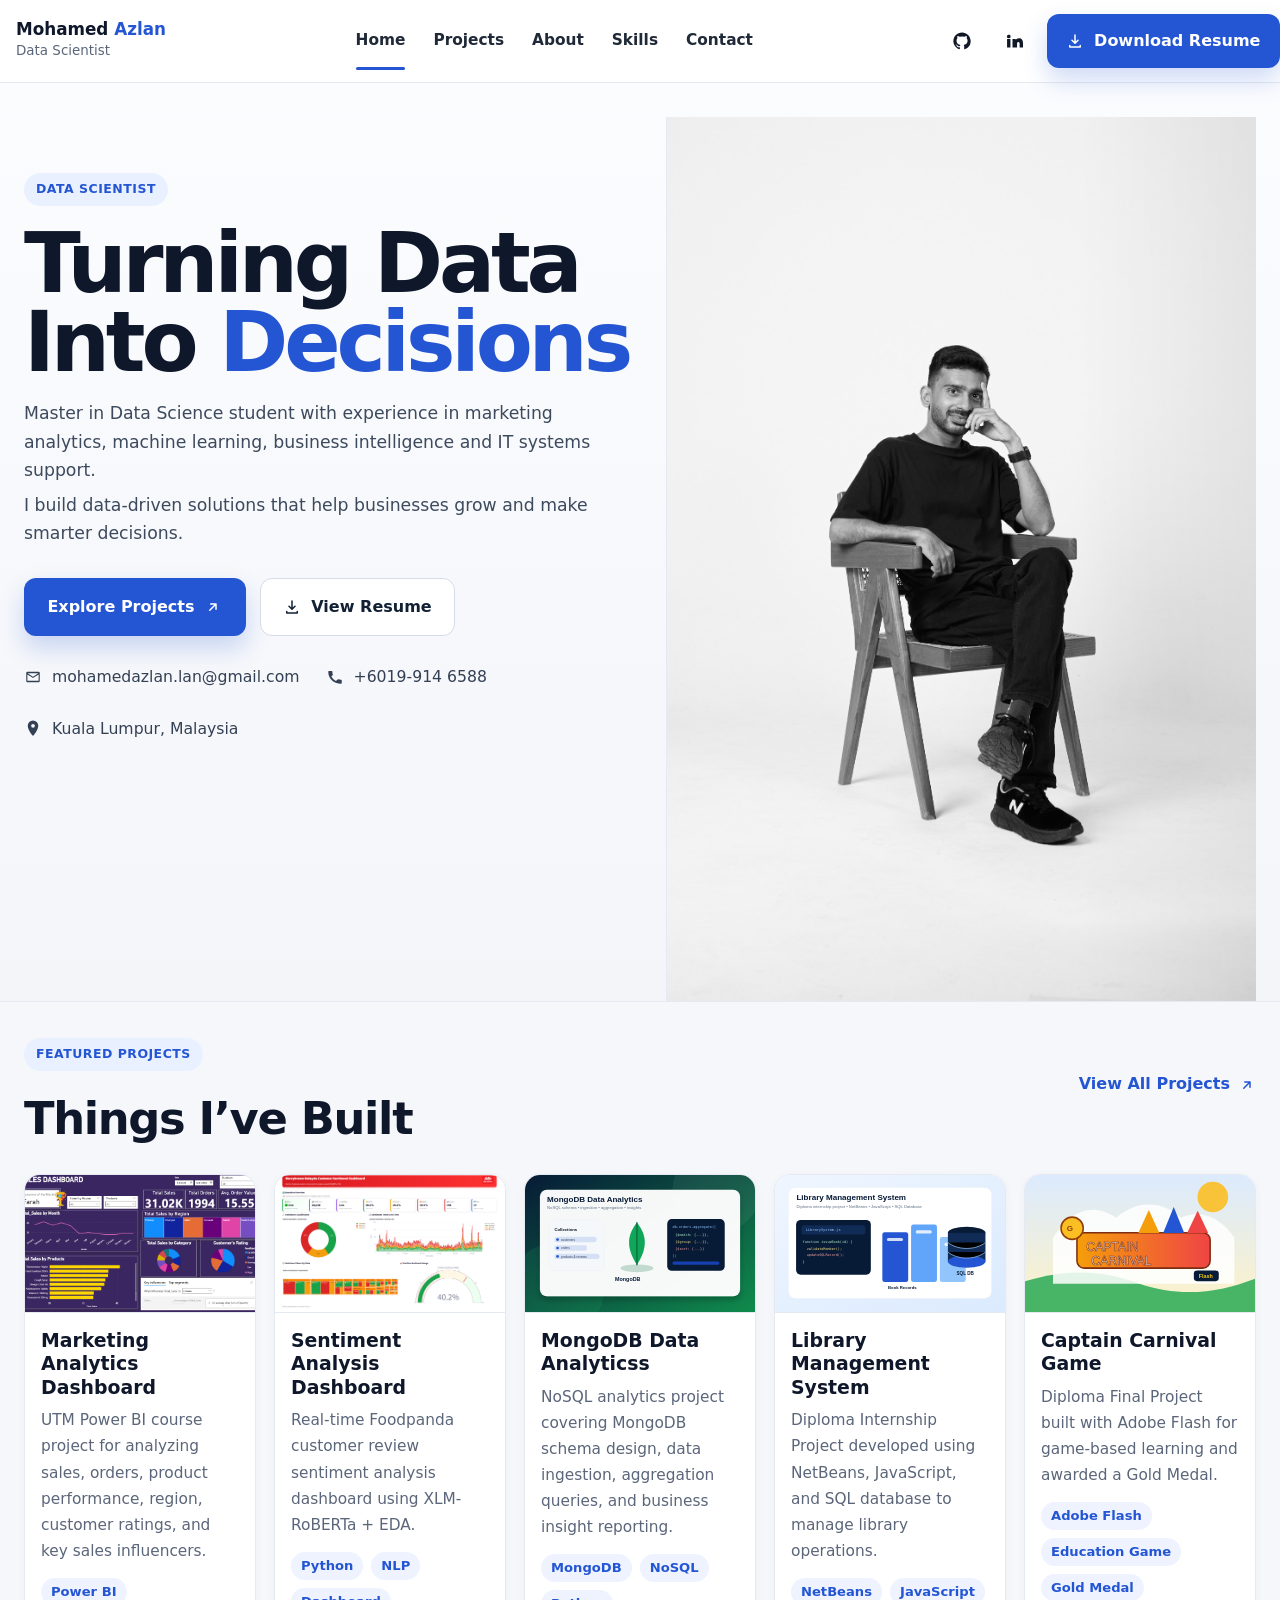
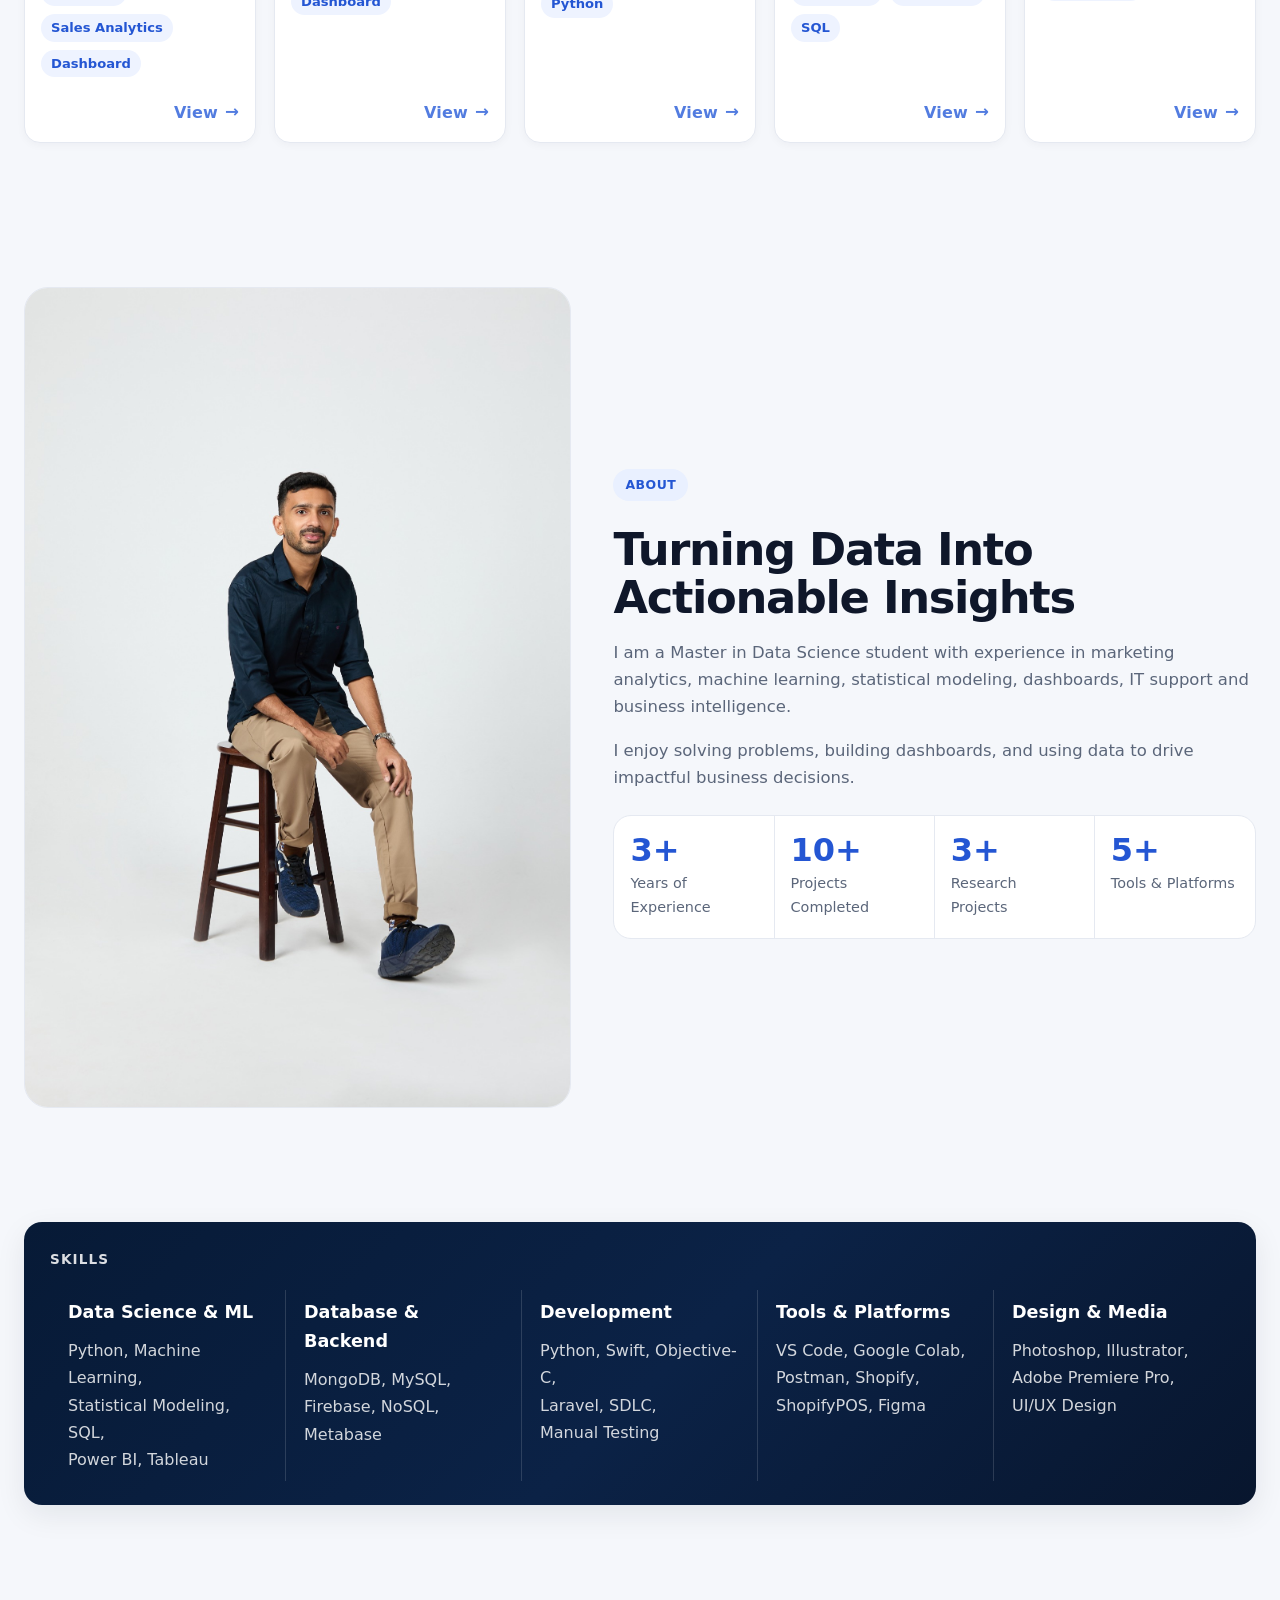
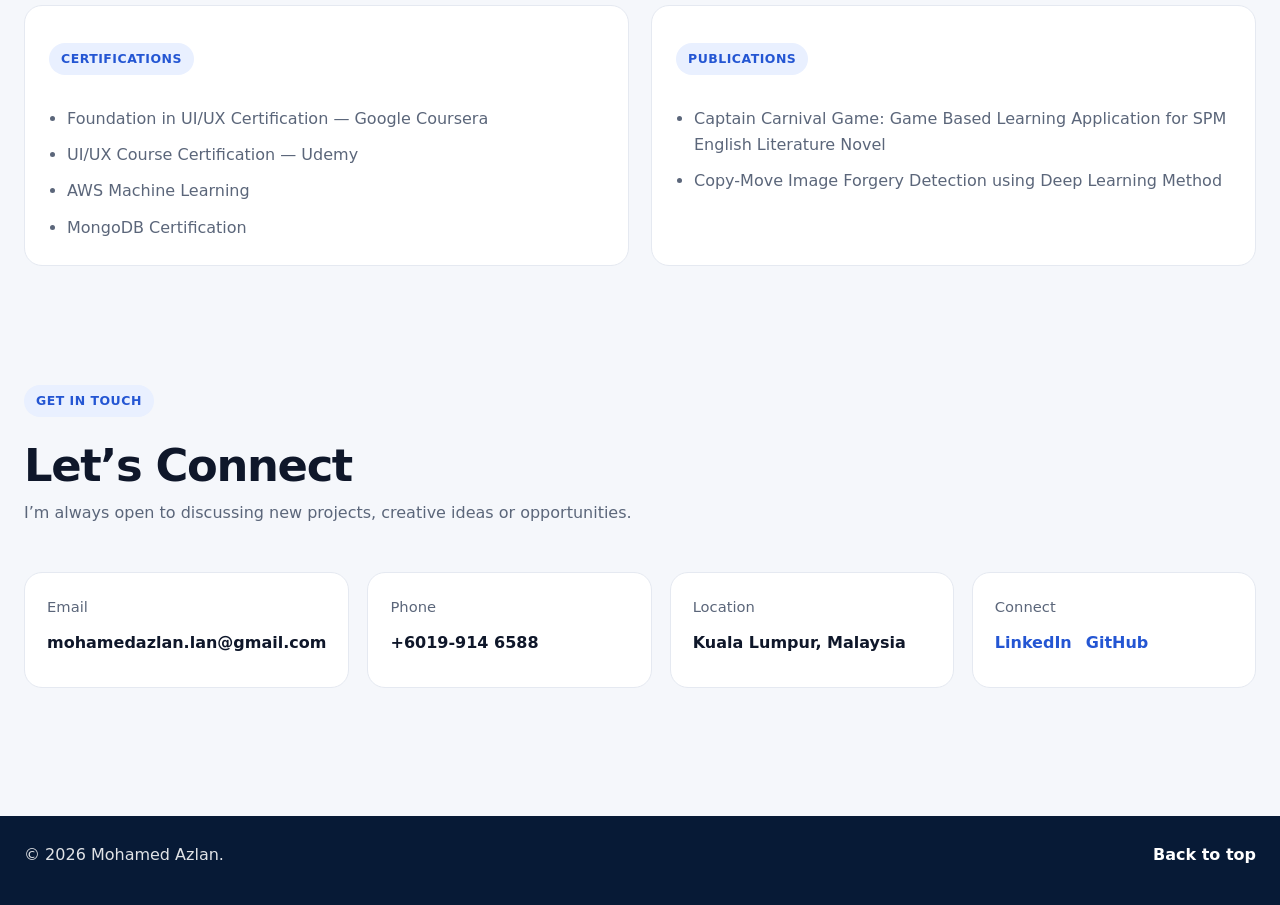
<file: index.html>
<!DOCTYPE html>
<html lang="en">
<head>
  <meta charset="UTF-8" />
  <meta name="viewport" content="width=device-width, initial-scale=1.0" />
  <meta name="description" content="Mohamed Azlan portfolio website showcasing data science, marketing analytics, machine learning, dashboard, and software development projects." />
  <meta name="author" content="Mohamed Azlan" />
  <title>Mohamed Azlan | Data Scientist Portfolio</title>
  <link rel="stylesheet" href="style.css" />
</head>
<body>
  <header class="site-header" id="top">
    <nav class="navbar" aria-label="Main navigation">
      <a class="brand" href="#home" aria-label="Mohamed Azlan home">
        <div class="brand-text">
          <strong>Mohamed <span>Azlan</span></strong>
          <small>Data Scientist</small>
        </div>
      </a>

      <button class="menu-toggle" aria-label="Open menu" aria-expanded="false">
        <span></span>
        <span></span>
        <span></span>
      </button>

      <div class="nav-links">
        <a href="#home" class="active">Home</a>
        <a href="#projects">Projects</a>
        <a href="#about">About</a>
        <a href="#skills">Skills</a>
        <a href="#contact">Contact</a>
      </div>

      <div class="nav-actions">
        <a class="social-link" href="https://github.com/mohdazlanlan/mohdazlanlan/tree/main" target="_blank" rel="noreferrer" aria-label="GitHub profile">
          <svg viewBox="0 0 24 24" aria-hidden="true"><path d="M12 .5C5.65.5.5 5.66.5 12.03c0 5.1 3.3 9.43 7.88 10.96.58.1.79-.25.79-.56 0-.27-.01-1.16-.02-2.1-3.2.7-3.88-1.37-3.88-1.37-.52-1.34-1.28-1.7-1.28-1.7-1.05-.71.08-.69.08-.69 1.16.09 1.78 1.2 1.78 1.2 1.04 1.77 2.72 1.26 3.38.96.1-.76.4-1.26.74-1.55-2.56-.29-5.26-1.29-5.26-5.73 0-1.27.45-2.31 1.19-3.12-.12-.29-.51-1.47.11-3.07 0 0 .97-.31 3.17 1.19a10.95 10.95 0 0 1 5.77 0c2.2-1.5 3.16-1.19 3.16-1.19.63 1.6.24 2.78.12 3.07.74.81 1.19 1.85 1.19 3.12 0 4.45-2.71 5.43-5.29 5.72.42.36.79 1.07.79 2.16 0 1.56-.01 2.82-.01 3.2 0 .31.21.67.8.56a11.54 11.54 0 0 0 7.86-10.96C23.5 5.66 18.35.5 12 .5Z"/></svg>
        </a>
        <a class="social-link" href="https://www.linkedin.com/in/mohamed-azlan-lan/" target="_blank" rel="noreferrer" aria-label="LinkedIn profile">
          <svg viewBox="0 0 24 24" aria-hidden="true"><path d="M4.98 3.5A2.49 2.49 0 1 0 5 8.48a2.49 2.49 0 0 0-.02-4.98ZM2.75 9.25h4.5v11.5h-4.5V9.25Zm7.25 0h4.31v1.57h.06c.6-1.14 2.07-2.34 4.25-2.34 4.55 0 5.38 2.99 5.38 6.88v5.39h-4.5v-4.78c0-1.14-.02-2.61-1.59-2.61-1.59 0-1.83 1.24-1.83 2.52v4.87H10V9.25Z"/></svg>
        </a>
        <a class="btn btn-primary small-download" href="assets/Azlan_Resume_2026.pdf" download>
          <svg viewBox="0 0 24 24" aria-hidden="true"><path d="M12 3a1 1 0 0 1 1 1v8.59l2.3-2.29a1 1 0 1 1 1.4 1.42l-4 3.95a1 1 0 0 1-1.4 0l-4-3.95a1 1 0 1 1 1.4-1.42L11 12.59V4a1 1 0 0 1 1-1Zm-7 14a1 1 0 0 1 1 1v1h12v-1a1 1 0 1 1 2 0v2a1 1 0 0 1-1 1H5a1 1 0 0 1-1-1v-2a1 1 0 0 1 1-1Z"/></svg>
          Download Resume
        </a>
      </div>
    </nav>
  </header>

  <main>
    <section class="hero" id="home">
      <div class="container hero-grid">
        <div class="hero-copy reveal">
          <span class="pill">Data Scientist</span>
          <h1>Turning Data<br />Into <span>Decisions</span></h1>
          <p>
            Master in Data Science student with experience in marketing analytics,
            machine learning, business intelligence and IT systems support.
          </p>
          <p>
            I build data-driven solutions that help businesses grow and make smarter decisions.
          </p>

          <div class="hero-buttons">
            <a class="btn btn-primary" href="#projects">Explore Projects
              <svg viewBox="0 0 24 24" aria-hidden="true"><path d="M7 17a1 1 0 0 1 0-1.41L13.59 9H9a1 1 0 1 1 0-2h7a1 1 0 0 1 1 1v7a1 1 0 1 1-2 0v-4.59l-6.59 6.6A1 1 0 0 1 7 17Z"/></svg>
            </a>
            <a class="btn btn-outline" href="assets/Azlan_Resume_2026.pdf" target="_blank" rel="noreferrer">
              <svg viewBox="0 0 24 24" aria-hidden="true"><path d="M12 3a1 1 0 0 1 1 1v8.59l2.3-2.29a1 1 0 1 1 1.4 1.42l-4 3.95a1 1 0 0 1-1.4 0l-4-3.95a1 1 0 1 1 1.4-1.42L11 12.59V4a1 1 0 0 1 1-1Zm-7 14a1 1 0 0 1 1 1v1h12v-1a1 1 0 1 1 2 0v2a1 1 0 0 1-1 1H5a1 1 0 0 1-1-1v-2a1 1 0 0 1 1-1Z"/></svg>
              View Resume
            </a>
          </div>

          <div class="hero-contact">
            <a href="mailto:mohamedazlan.lan@gmail.com">
              <svg viewBox="0 0 24 24" aria-hidden="true"><path d="M3 6.75A1.75 1.75 0 0 1 4.75 5h14.5A1.75 1.75 0 0 1 21 6.75v10.5A1.75 1.75 0 0 1 19.25 19H4.75A1.75 1.75 0 0 1 3 17.25V6.75Zm1.9.25L12 11.6 19.1 7H4.9Zm14.35 10a.25.25 0 0 0 .25-.25V8.54l-7.09 4.59a.75.75 0 0 1-.82 0L4.5 8.54v8.21c0 .14.11.25.25.25h14.5Z"/></svg>
              mohamedazlan.lan@gmail.com
            </a>
            <a href="tel:+60199146588">
              <svg viewBox="0 0 24 24" aria-hidden="true"><path d="M6.62 10.79a15.72 15.72 0 0 0 6.59 6.59l2.2-2.2a1 1 0 0 1 1.01-.24c1.11.37 2.3.56 3.58.56a1 1 0 0 1 1 1V20a1 1 0 0 1-1 1C10.07 21 3 13.93 3 5a1 1 0 0 1 1-1h3.5a1 1 0 0 1 1 1c0 1.28.19 2.47.56 3.58a1 1 0 0 1-.24 1.01l-2.2 2.2Z"/></svg>
              +6019-914 6588
            </a>
            <span>
              <svg viewBox="0 0 24 24" aria-hidden="true"><path d="M12 2a7 7 0 0 1 7 7c0 5.04-5.41 11.93-6.01 12.7a1.25 1.25 0 0 1-1.98 0C10.41 20.93 5 14.04 5 9a7 7 0 0 1 7-7Zm0 9.5A2.5 2.5 0 1 0 12 6.5a2.5 2.5 0 0 0 0 5Z"/></svg>
              Kuala Lumpur, Malaysia
            </span>
          </div>
        </div>

        <div class="hero-media reveal">
          <div class="hero-image-wrap">
            <img src="assets/cover.jpg" alt="Mohamed Azlan black and white cover portrait" class="hero-cover" />
          </div>
        </div>
      </div>
    </section>

    <section class="section projects" id="projects">
      <div class="container">
        <div class="section-heading reveal split">
          <div>
            <p class="section-label">Featured Projects</p>
            <h2>Things I’ve Built</h2>
          </div>
          <a class="text-link" href="#contact">View All Projects
            <svg viewBox="0 0 24 24" aria-hidden="true"><path d="M7 17a1 1 0 0 1 0-1.41L13.59 9H9a1 1 0 1 1 0-2h7a1 1 0 0 1 1 1v7a1 1 0 1 1-2 0v-4.59l-6.59 6.6A1 1 0 0 1 7 17Z"/></svg>
          </a>
        </div>

        <div class="projects-grid">
          <article class="project-card reveal">
            <a href="marketing-analytics-dashboard.html" aria-label="Open Marketing Analytics Dashboard project page">
              <img src="assets/projects/marketing-dashboard/marketing-dashboard-screenshot.png" alt="Marketing Analytics Dashboard Power BI screenshot" />
            </a>
            <div class="project-content">
              <h3>Marketing Analytics Dashboard</h3>
              <p>UTM Power BI course project for analyzing sales, orders, product performance, region, customer ratings, and key sales influencers.</p>
              <div class="tags"><span>Power BI</span><span>Sales Analytics</span><span>Dashboard</span></div>
              <a class="project-view-btn" href="marketing-analytics-dashboard.html">View <span aria-hidden="true">→</span></a>
            </div>
          </article>

          <article class="project-card reveal highlight-project">
            <a href="sentiment-dashboard.html" aria-label="Open Sentiment Analysis Dashboard project page">
              <img src="assets/projects/sentiment-dashboard/sentiment-dashboard-overview.png" alt="Marrybrown Malaysia Customer Sentiment Dashboard overview" />
            </a>
            <div class="project-content">
              <h3>Sentiment Analysis Dashboard</h3>
              <p>Real-time Foodpanda customer review sentiment analysis dashboard using XLM-RoBERTa + EDA.</p>
              <div class="tags"><span>Python</span><span>NLP</span><span>Dashboard</span></div>
              <a class="project-view-btn" href="sentiment-dashboard.html">View <span aria-hidden="true">→</span></a>
            </div>
          </article>

          <article class="project-card reveal">
            <a href="mongodb-data-analytics.html" aria-label="Open MongoDB Data Analyticss project page">
              <img src="assets/projects/mongodb-data-analytics.svg" alt="MongoDB data analytics project" />
            </a>
            <div class="project-content">
              <h3>MongoDB Data Analyticss</h3>
              <p>NoSQL analytics project covering MongoDB schema design, data ingestion, aggregation queries, and business insight reporting.</p>
              <div class="tags"><span>MongoDB</span><span>NoSQL</span><span>Python</span></div>
              <a class="project-view-btn" href="mongodb-data-analytics.html">View <span aria-hidden="true">→</span></a>
            </div>
          </article>

          <article class="project-card reveal">
            <a href="library-management-system.html" aria-label="Open Library Management System project page">
              <img src="assets/projects/library-management-system.svg" alt="Library management system project" />
            </a>
            <div class="project-content">
              <h3>Library Management System</h3>
              <p>Diploma Internship Project developed using NetBeans, JavaScript, and SQL database to manage library operations.</p>
              <div class="tags"><span>NetBeans</span><span>JavaScript</span><span>SQL</span></div>
              <a class="project-view-btn" href="library-management-system.html">View <span aria-hidden="true">→</span></a>
            </div>
          </article>

          <article class="project-card reveal">
            <a href="captain-carnival-game.html" aria-label="Open Captain Carnival Game project page">
              <img src="assets/projects/captain-carnival-flash.svg" alt="Captain Carnival Adobe Flash game project" />
            </a>
            <div class="project-content">
              <h3>Captain Carnival Game</h3>
              <p>Diploma Final Project built with Adobe Flash for game-based learning and awarded a Gold Medal.</p>
              <div class="tags"><span>Adobe Flash</span><span>Education Game</span><span>Gold Medal</span></div>
              <a class="project-view-btn" href="captain-carnival-game.html">View <span aria-hidden="true">→</span></a>
            </div>
          </article>
        </div>
      </div>
    </section>

    <section class="section about" id="about">
      <div class="container about-grid">
        <div class="about-image reveal">
          <img src="assets/profile.jpg" alt="Mohamed Azlan profile photo" />
        </div>
        <div class="about-copy reveal">
          <p class="section-label">About</p>
          <h2>Turning Data Into Actionable Insights</h2>
          <p>
            I am a Master in Data Science student with experience in marketing analytics,
            machine learning, statistical modeling, dashboards, IT support and business intelligence.
          </p>
          <p>
            I enjoy solving problems, building dashboards, and using data to drive impactful business decisions.
          </p>
          <div class="about-metrics">
            <div><strong>3+</strong><span>Years of Experience</span></div>
            <div><strong>10+</strong><span>Projects Completed</span></div>
            <div><strong>3+</strong><span>Research Projects</span></div>
            <div><strong>5+</strong><span>Tools & Platforms</span></div>
          </div>
        </div>
      </div>
    </section>

    <section class="section tools-band" id="skills">
      <div class="container">
        <div class="band-card reveal">
          <p class="band-title">Skills</p>
          <div class="band-grid">
            <div>
              <h3>Data Science & ML</h3>
              <p>Python, Machine Learning,<br />Statistical Modeling, SQL,<br />Power BI, Tableau</p>
            </div>
            <div>
              <h3>Database & Backend</h3>
              <p>MongoDB, MySQL,<br />Firebase, NoSQL,<br />Metabase</p>
            </div>
            <div>
              <h3>Development</h3>
              <p>Python, Swift, Objective-C,<br />Laravel, SDLC,<br />Manual Testing</p>
            </div>
            <div>
              <h3>Tools & Platforms</h3>
              <p>VS Code, Google Colab,<br />Postman, Shopify,<br />ShopifyPOS, Figma</p>
            </div>
            <div>
              <h3>Design & Media</h3>
              <p>Photoshop, Illustrator,<br />Adobe Premiere Pro,<br />UI/UX Design</p>
            </div>
          </div>
        </div>
      </div>
    </section>

    <section class="section extras">
      <div class="container extras-grid">
        <div class="extra-card reveal">
          <p class="section-label">Certifications</p>
          <ul>
            <li>Foundation in UI/UX Certification — Google Coursera</li>
            <li>UI/UX Course Certification — Udemy</li>
            <li>AWS Machine Learning</li>
            <li>MongoDB Certification</li>
          </ul>
        </div>
        <div class="extra-card reveal">
          <p class="section-label">Publications</p>
          <ul>
            <li>Captain Carnival Game: Game Based Learning Application for SPM English Literature Novel</li>
            <li>Copy-Move Image Forgery Detection using Deep Learning Method</li>
          </ul>
        </div>
      </div>
    </section>

    <section class="section contact" id="contact">
      <div class="container">
        <div class="section-heading reveal">
          <div>
            <p class="section-label">Get In Touch</p>
            <h2>Let’s Connect</h2>
            <p>I’m always open to discussing new projects, creative ideas or opportunities.</p>
          </div>
        </div>

        <div class="contact-grid reveal">
          <a class="contact-card" href="mailto:mohamedazlan.lan@gmail.com">
            <span>Email</span>
            <strong>mohamedazlan.lan@gmail.com</strong>
          </a>
          <a class="contact-card" href="tel:+60199146588">
            <span>Phone</span>
            <strong>+6019-914 6588</strong>
          </a>
          <div class="contact-card">
            <span>Location</span>
            <strong>Kuala Lumpur, Malaysia</strong>
          </div>
          <div class="contact-card">
            <span>Connect</span>
            <strong class="contact-icons">
              <a href="https://www.linkedin.com/in/mohamed-azlan-lan/" target="_blank" rel="noreferrer">LinkedIn</a>
              <a href="https://github.com/mohdazlanlan/mohdazlanlan/tree/main" target="_blank" rel="noreferrer">GitHub</a>
            </strong>
          </div>
        </div>
      </div>
    </section>
  </main>

  <footer class="site-footer">
    <div class="container footer-row">
      <p>© <span id="year"></span> Mohamed Azlan.</p>
      <a href="#home">Back to top</a>
    </div>
  </footer>

  <script src="script.js"></script>
</body>
</html>
</file>
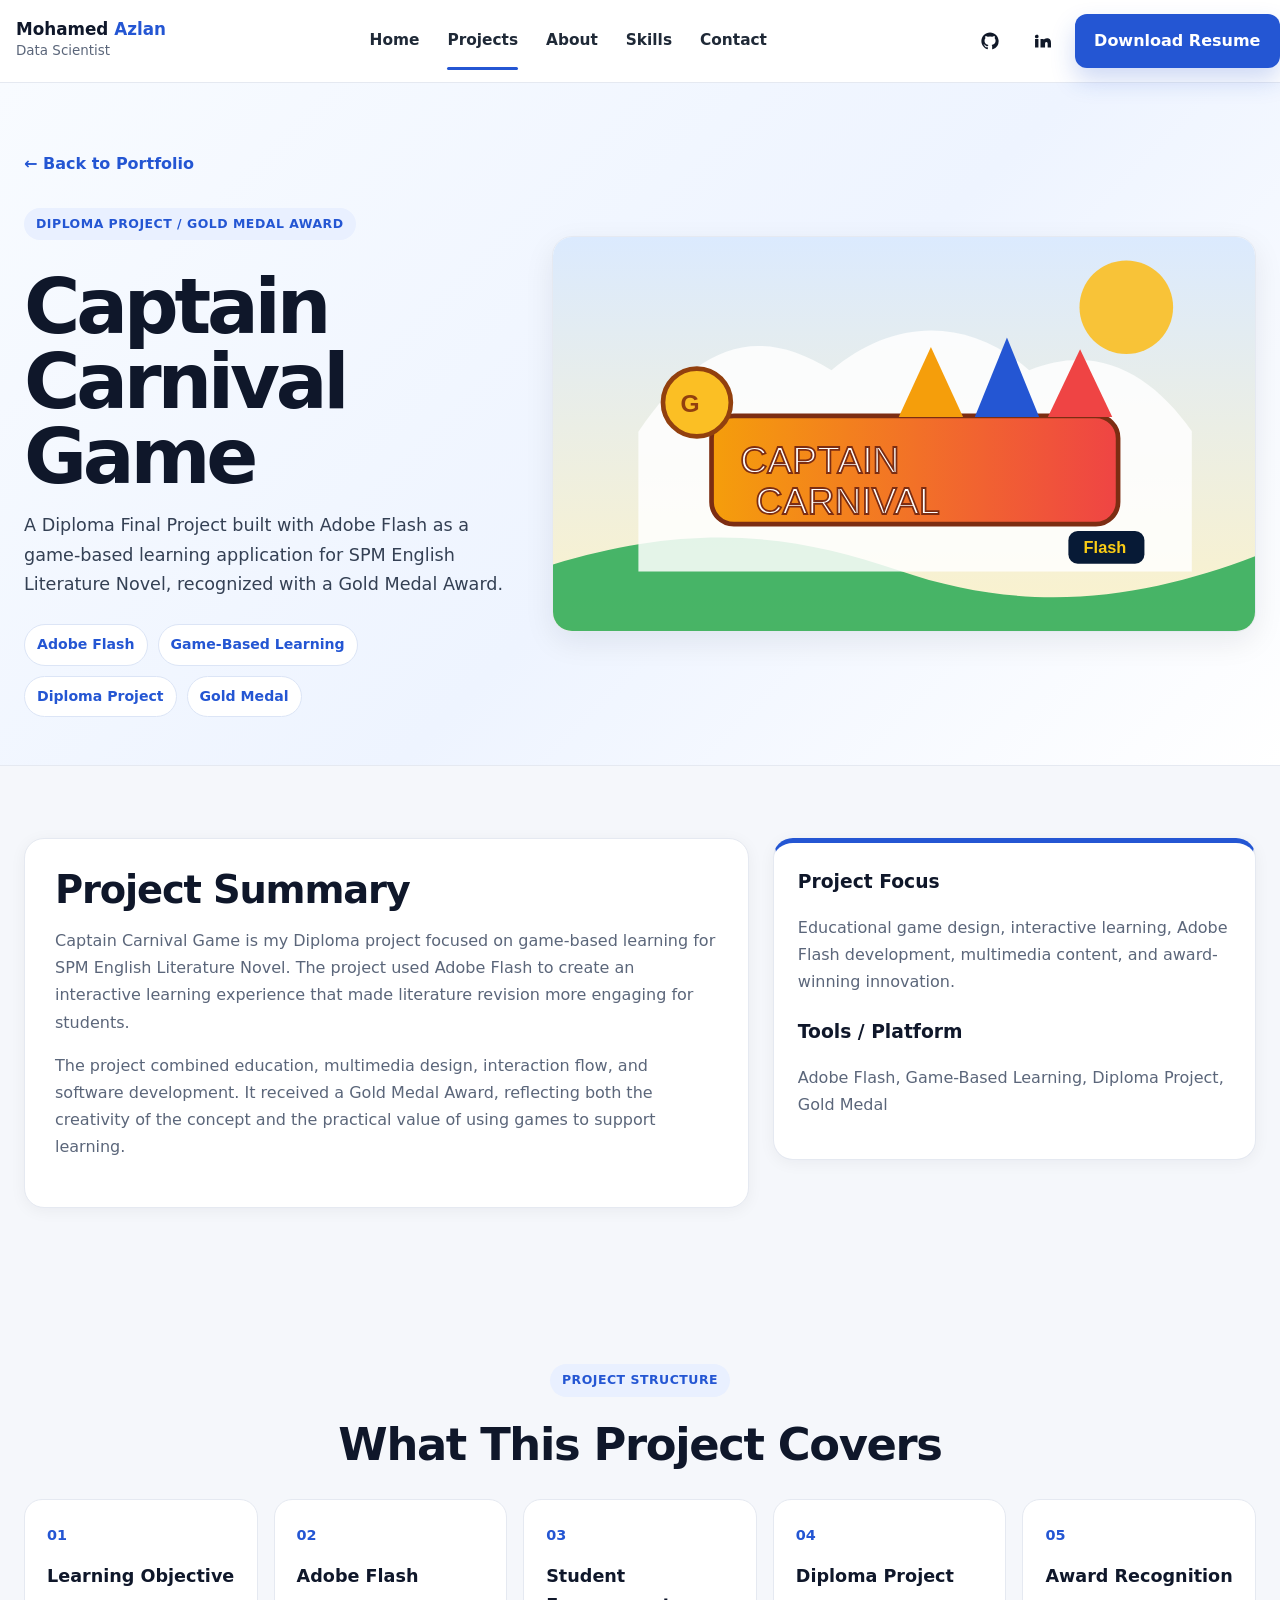
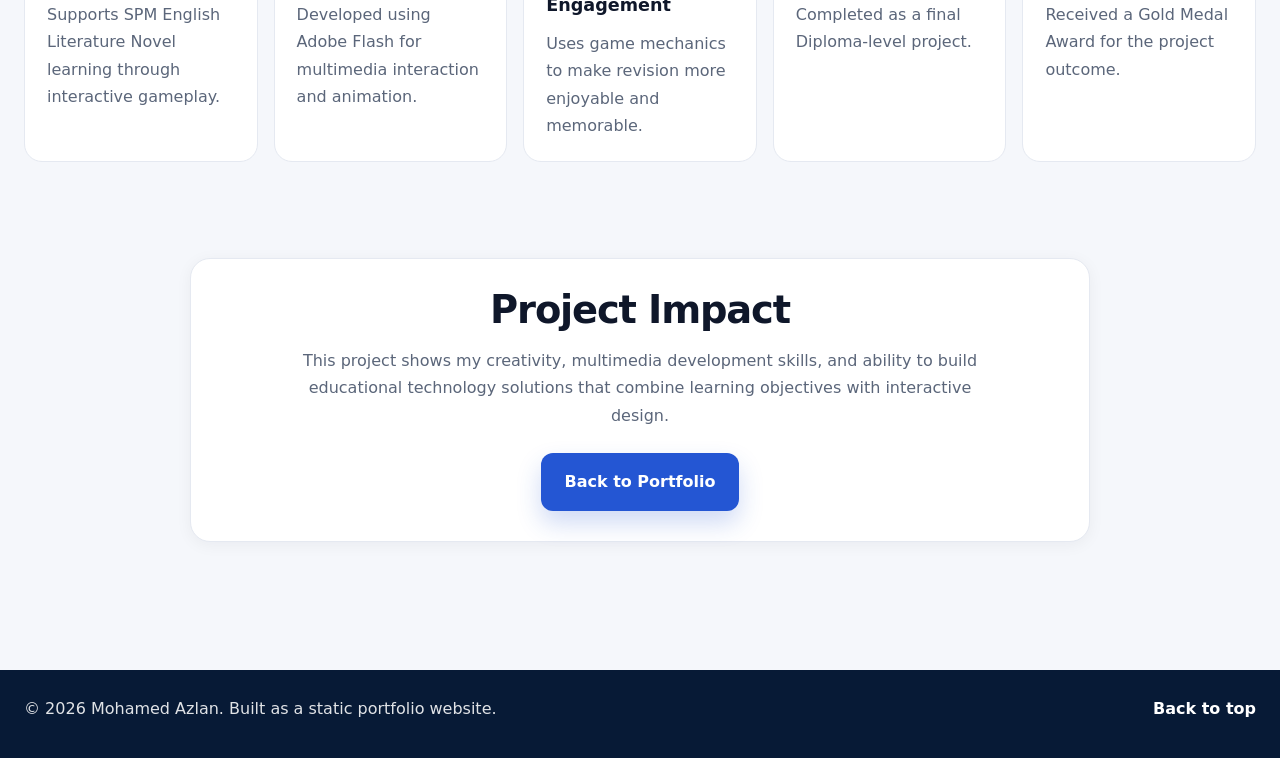
<file: captain-carnival-game.html>
<!DOCTYPE html>
<html lang="en">
<head>
  <meta charset="UTF-8" />
  <meta name="viewport" content="width=device-width, initial-scale=1.0" />
  <meta name="description" content="Captain Carnival Game project by Mohamed Azlan." />
  <meta name="author" content="Mohamed Azlan" />
  <title>Captain Carnival Game | Mohamed Azlan</title>
  <link rel="stylesheet" href="style.css" />
</head>
<body>
  <header class="site-header" id="top">
    <nav class="navbar" aria-label="Main navigation">
      <a class="brand" href="index.html#home" aria-label="Mohamed Azlan home"><div class="brand-text"><strong>Mohamed <span>Azlan</span></strong><small>Data Scientist</small></div></a>
      <button class="menu-toggle" aria-label="Open menu" aria-expanded="false"><span></span><span></span><span></span></button>
      <div class="nav-links"><a href="index.html#home">Home</a><a href="index.html#projects" class="active">Projects</a><a href="index.html#about">About</a><a href="index.html#skills">Skills</a><a href="index.html#contact">Contact</a></div>
      <div class="nav-actions">
        <a class="social-link" href="https://github.com/mohdazlanlan/mohdazlanlan/tree/main" target="_blank" rel="noreferrer" aria-label="GitHub profile"><svg viewBox="0 0 24 24" aria-hidden="true"><path d="M12 .5C5.65.5.5 5.66.5 12.03c0 5.1 3.3 9.43 7.88 10.96.58.1.79-.25.79-.56 0-.27-.01-1.16-.02-2.1-3.2.7-3.88-1.37-3.88-1.37-.52-1.34-1.28-1.7-1.28-1.7-1.05-.71.08-.69.08-.69 1.16.09 1.78 1.2 1.78 1.2 1.04 1.77 2.72 1.26 3.38.96.1-.76.4-1.26.74-1.55-2.56-.29-5.26-1.29-5.26-5.73 0-1.27.45-2.31 1.19-3.12-.12-.29-.51-1.47.11-3.07 0 0 .97-.31 3.17 1.19a10.95 10.95 0 0 1 5.77 0c2.2-1.5 3.16-1.19 3.16-1.19.63 1.6.24 2.78.12 3.07.74.81 1.19 1.85 1.19 3.12 0 4.45-2.71 5.43-5.29 5.72.42.36.79 1.07.79 2.16 0 1.56-.01 2.82-.01 3.2 0 .31.21.67.8.56a11.54 11.54 0 0 0 7.86-10.96C23.5 5.66 18.35.5 12 .5Z"/></svg></a>
        <a class="social-link" href="https://www.linkedin.com/in/mohamed-azlan-lan/" target="_blank" rel="noreferrer" aria-label="LinkedIn profile"><svg viewBox="0 0 24 24" aria-hidden="true"><path d="M4.98 3.5A2.49 2.49 0 1 0 5 8.48a2.49 2.49 0 0 0-.02-4.98ZM2.75 9.25h4.5v11.5h-4.5V9.25Zm7.25 0h4.31v1.57h.06c.6-1.14 2.07-2.34 4.25-2.34 4.55 0 5.38 2.99 5.38 6.88v5.39h-4.5v-4.78c0-1.14-.02-2.61-1.59-2.61-1.59 0-1.83 1.24-1.83 2.52v4.87H10V9.25Z"/></svg></a>
        <a class="btn btn-primary small-download" href="assets/Azlan_Resume_2026.pdf" download>Download Resume</a>
      </div>
    </nav>
  </header>
  <main>
    <section class="case-hero"><div class="container case-hero-grid"><div class="case-hero-copy reveal"><a class="back-link" href="index.html#projects">← Back to Portfolio</a><p class="section-label">Diploma Project / Gold Medal Award</p><h1>Captain Carnival Game</h1><p class="case-lead">A Diploma Final Project built with Adobe Flash as a game-based learning application for SPM English Literature Novel, recognized with a Gold Medal Award.</p><div class="case-tags">            <span>Adobe Flash</span>
            <span>Game-Based Learning</span>
            <span>Diploma Project</span>
            <span>Gold Medal</span></div></div><div class="case-hero-image reveal"><img src="assets/projects/captain-carnival-flash.svg" alt="Captain Carnival Game project visual" /></div></div></section>
    <section class="section case-summary"><div class="container case-summary-grid"><article class="summary-card reveal"><h2>Project Summary</h2>          <p>Captain Carnival Game is my Diploma project focused on game-based learning for SPM English Literature Novel. The project used Adobe Flash to create an interactive learning experience that made literature revision more engaging for students.</p>
          <p>The project combined education, multimedia design, interaction flow, and software development. It received a Gold Medal Award, reflecting both the creativity of the concept and the practical value of using games to support learning.</p></article><aside class="summary-aside blue-aside reveal"><h3>Project Focus</h3><p>Educational game design, interactive learning, Adobe Flash development, multimedia content, and award-winning innovation.</p><h3>Tools / Platform</h3><p>Adobe Flash, Game-Based Learning, Diploma Project, Gold Medal</p></aside></div></section>
    <section class="section workflow-section"><div class="container"><div class="section-heading reveal center"><p class="section-label">Project Structure</p><h2>What This Project Covers</h2></div><div class="workflow-grid reveal">          <div><strong>01</strong><h3>Learning Objective</h3><p>Supports SPM English Literature Novel learning through interactive gameplay.</p></div>
          <div><strong>02</strong><h3>Adobe Flash</h3><p>Developed using Adobe Flash for multimedia interaction and animation.</p></div>
          <div><strong>03</strong><h3>Student Engagement</h3><p>Uses game mechanics to make revision more enjoyable and memorable.</p></div>
          <div><strong>04</strong><h3>Diploma Project</h3><p>Completed as a final Diploma-level project.</p></div>
          <div><strong>05</strong><h3>Award Recognition</h3><p>Received a Gold Medal Award for the project outcome.</p></div></div></div></section>
    <section class="section case-cta"><div class="container cta-card reveal"><h2>Project Impact</h2><p>This project shows my creativity, multimedia development skills, and ability to build educational technology solutions that combine learning objectives with interactive design.</p><a class="btn btn-primary" href="index.html#projects">Back to Portfolio</a></div></section>
  </main>
  <footer class="site-footer">
    <div class="container footer-row">
      <p>© <span id="year"></span> Mohamed Azlan. Built as a static portfolio website.</p>
      <a href="#top">Back to top</a>
    </div>
  </footer>

  <script src="script.js"></script>
</body>
</html>
</file>
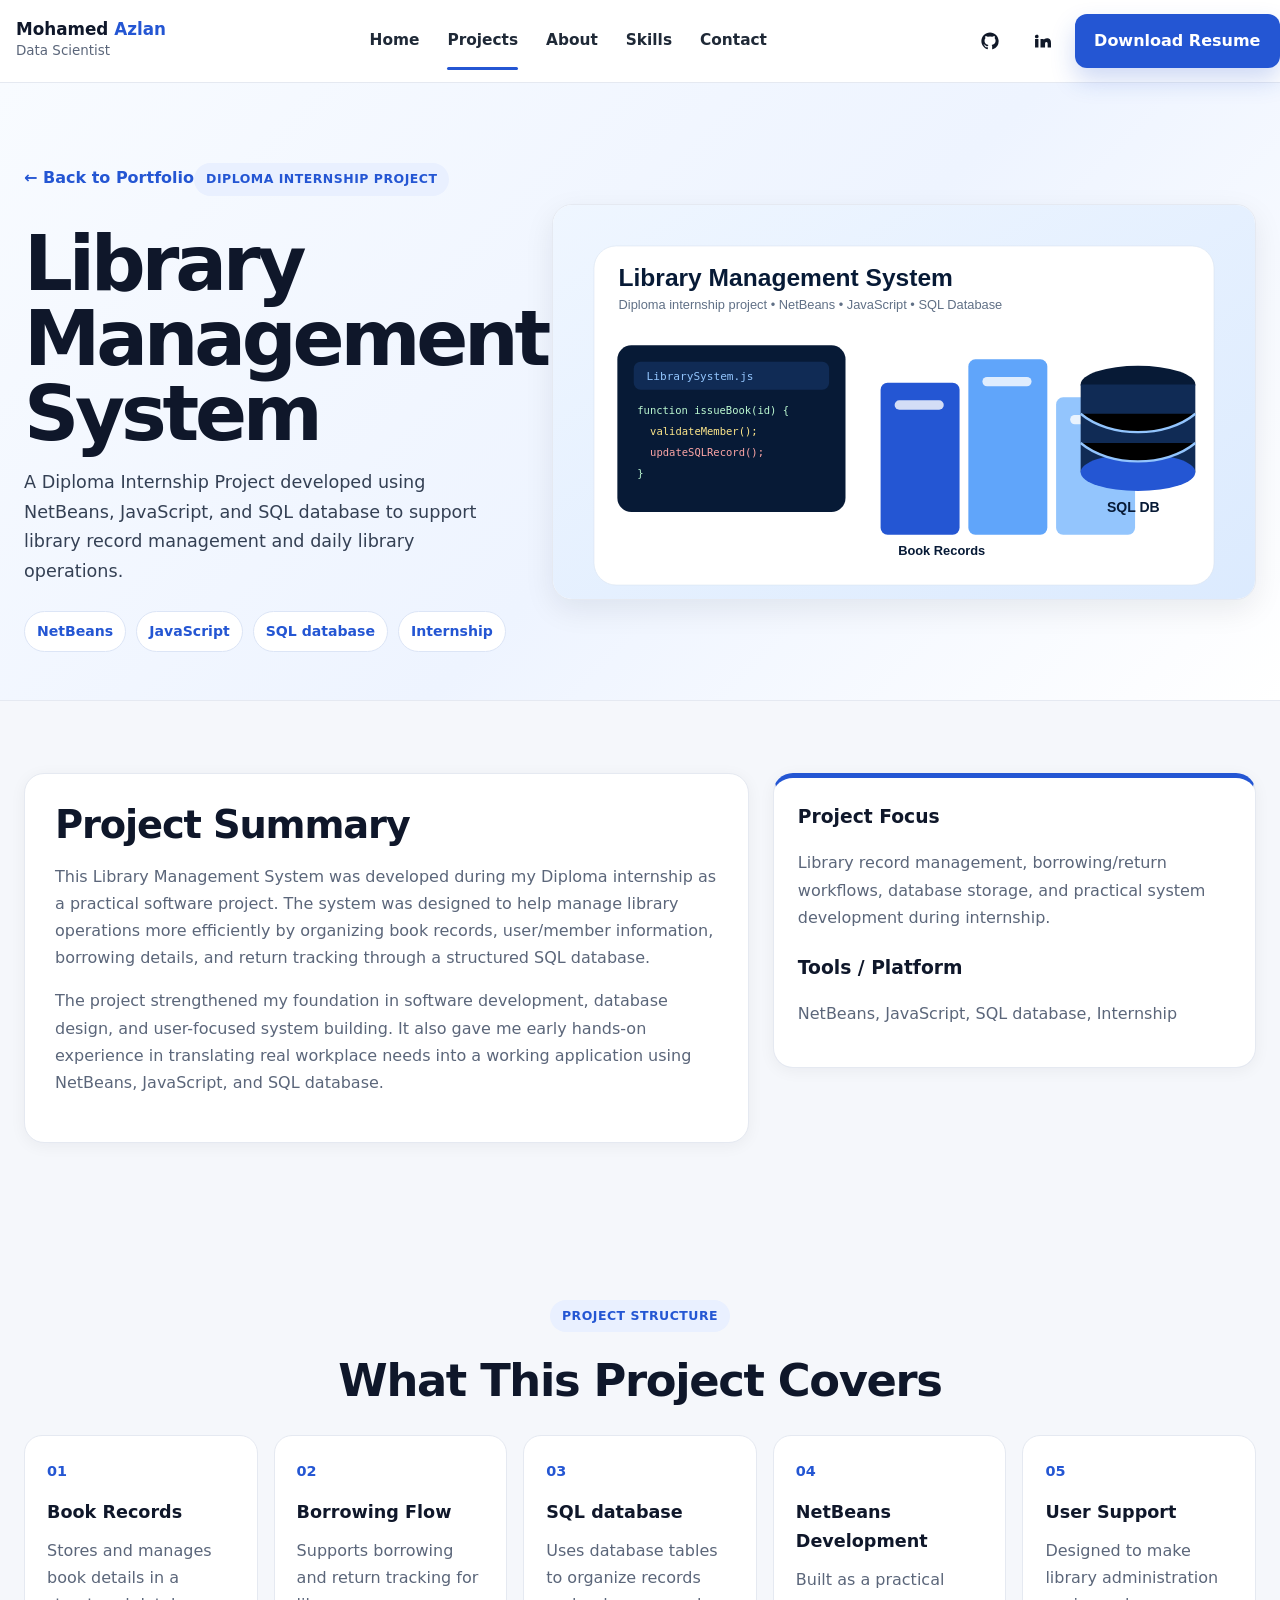
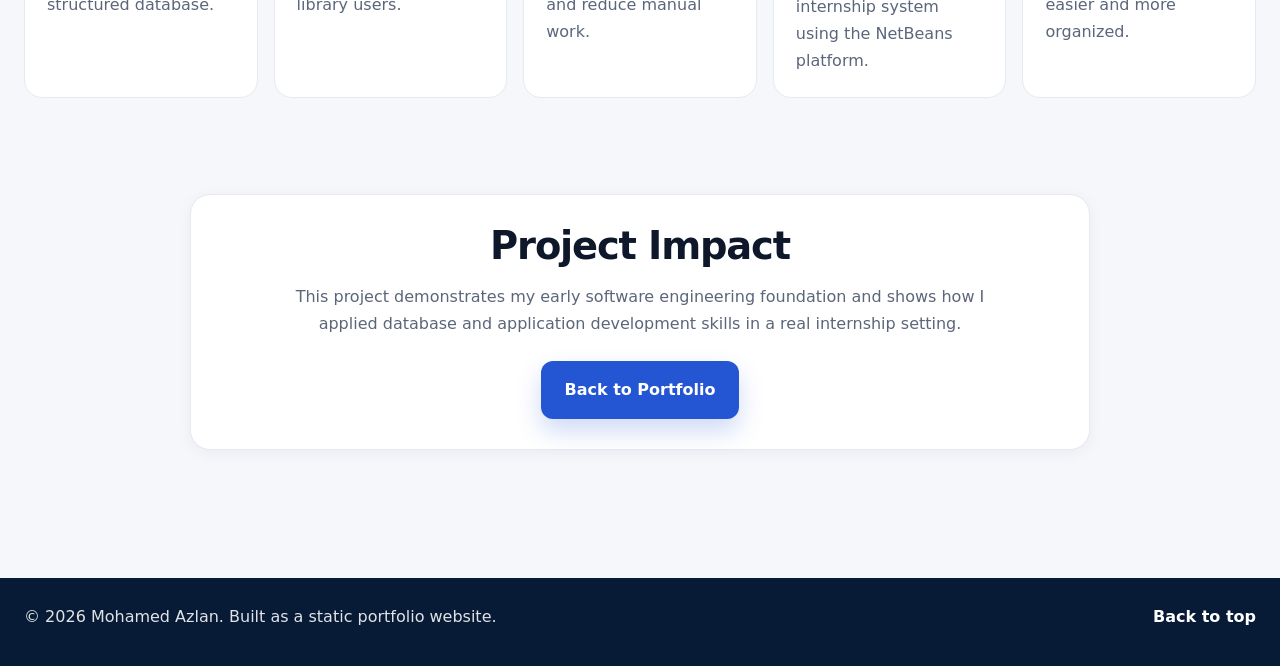
<file: library-management-system.html>
<!DOCTYPE html>
<html lang="en">
<head>
  <meta charset="UTF-8" />
  <meta name="viewport" content="width=device-width, initial-scale=1.0" />
  <meta name="description" content="Library Management System project by Mohamed Azlan." />
  <meta name="author" content="Mohamed Azlan" />
  <title>Library Management System | Mohamed Azlan</title>
  <link rel="stylesheet" href="style.css" />
</head>
<body>
  <header class="site-header" id="top">
    <nav class="navbar" aria-label="Main navigation">
      <a class="brand" href="index.html#home" aria-label="Mohamed Azlan home"><div class="brand-text"><strong>Mohamed <span>Azlan</span></strong><small>Data Scientist</small></div></a>
      <button class="menu-toggle" aria-label="Open menu" aria-expanded="false"><span></span><span></span><span></span></button>
      <div class="nav-links"><a href="index.html#home">Home</a><a href="index.html#projects" class="active">Projects</a><a href="index.html#about">About</a><a href="index.html#skills">Skills</a><a href="index.html#contact">Contact</a></div>
      <div class="nav-actions">
        <a class="social-link" href="https://github.com/mohdazlanlan/mohdazlanlan/tree/main" target="_blank" rel="noreferrer" aria-label="GitHub profile"><svg viewBox="0 0 24 24" aria-hidden="true"><path d="M12 .5C5.65.5.5 5.66.5 12.03c0 5.1 3.3 9.43 7.88 10.96.58.1.79-.25.79-.56 0-.27-.01-1.16-.02-2.1-3.2.7-3.88-1.37-3.88-1.37-.52-1.34-1.28-1.7-1.28-1.7-1.05-.71.08-.69.08-.69 1.16.09 1.78 1.2 1.78 1.2 1.04 1.77 2.72 1.26 3.38.96.1-.76.4-1.26.74-1.55-2.56-.29-5.26-1.29-5.26-5.73 0-1.27.45-2.31 1.19-3.12-.12-.29-.51-1.47.11-3.07 0 0 .97-.31 3.17 1.19a10.95 10.95 0 0 1 5.77 0c2.2-1.5 3.16-1.19 3.16-1.19.63 1.6.24 2.78.12 3.07.74.81 1.19 1.85 1.19 3.12 0 4.45-2.71 5.43-5.29 5.72.42.36.79 1.07.79 2.16 0 1.56-.01 2.82-.01 3.2 0 .31.21.67.8.56a11.54 11.54 0 0 0 7.86-10.96C23.5 5.66 18.35.5 12 .5Z"/></svg></a>
        <a class="social-link" href="https://www.linkedin.com/in/mohamed-azlan-lan/" target="_blank" rel="noreferrer" aria-label="LinkedIn profile"><svg viewBox="0 0 24 24" aria-hidden="true"><path d="M4.98 3.5A2.49 2.49 0 1 0 5 8.48a2.49 2.49 0 0 0-.02-4.98ZM2.75 9.25h4.5v11.5h-4.5V9.25Zm7.25 0h4.31v1.57h.06c.6-1.14 2.07-2.34 4.25-2.34 4.55 0 5.38 2.99 5.38 6.88v5.39h-4.5v-4.78c0-1.14-.02-2.61-1.59-2.61-1.59 0-1.83 1.24-1.83 2.52v4.87H10V9.25Z"/></svg></a>
        <a class="btn btn-primary small-download" href="assets/Azlan_Resume_2026.pdf" download>Download Resume</a>
      </div>
    </nav>
  </header>
  <main>
    <section class="case-hero"><div class="container case-hero-grid"><div class="case-hero-copy reveal"><a class="back-link" href="index.html#projects">← Back to Portfolio</a><p class="section-label">Diploma Internship Project</p><h1>Library Management System</h1><p class="case-lead">A Diploma Internship Project developed using NetBeans, JavaScript, and SQL database to support library record management and daily library operations.</p><div class="case-tags">            <span>NetBeans</span>
            <span>JavaScript</span>
            <span>SQL database</span>
            <span>Internship</span></div></div><div class="case-hero-image reveal"><img src="assets/projects/library-management-system.svg" alt="Library Management System project visual" /></div></div></section>
    <section class="section case-summary"><div class="container case-summary-grid"><article class="summary-card reveal"><h2>Project Summary</h2>          <p>This Library Management System was developed during my Diploma internship as a practical software project. The system was designed to help manage library operations more efficiently by organizing book records, user/member information, borrowing details, and return tracking through a structured SQL database.</p>
          <p>The project strengthened my foundation in software development, database design, and user-focused system building. It also gave me early hands-on experience in translating real workplace needs into a working application using NetBeans, JavaScript, and SQL database.</p></article><aside class="summary-aside blue-aside reveal"><h3>Project Focus</h3><p>Library record management, borrowing/return workflows, database storage, and practical system development during internship.</p><h3>Tools / Platform</h3><p>NetBeans, JavaScript, SQL database, Internship</p></aside></div></section>
    <section class="section workflow-section"><div class="container"><div class="section-heading reveal center"><p class="section-label">Project Structure</p><h2>What This Project Covers</h2></div><div class="workflow-grid reveal">          <div><strong>01</strong><h3>Book Records</h3><p>Stores and manages book details in a structured database.</p></div>
          <div><strong>02</strong><h3>Borrowing Flow</h3><p>Supports borrowing and return tracking for library users.</p></div>
          <div><strong>03</strong><h3>SQL database</h3><p>Uses database tables to organize records and reduce manual work.</p></div>
          <div><strong>04</strong><h3>NetBeans Development</h3><p>Built as a practical internship system using the NetBeans platform.</p></div>
          <div><strong>05</strong><h3>User Support</h3><p>Designed to make library administration easier and more organized.</p></div></div></div></section>
    <section class="section case-cta"><div class="container cta-card reveal"><h2>Project Impact</h2><p>This project demonstrates my early software engineering foundation and shows how I applied database and application development skills in a real internship setting.</p><a class="btn btn-primary" href="index.html#projects">Back to Portfolio</a></div></section>
  </main>
  <footer class="site-footer">
    <div class="container footer-row">
      <p>© <span id="year"></span> Mohamed Azlan. Built as a static portfolio website.</p>
      <a href="#top">Back to top</a>
    </div>
  </footer>

  <script src="script.js"></script>
</body>
</html>
</file>
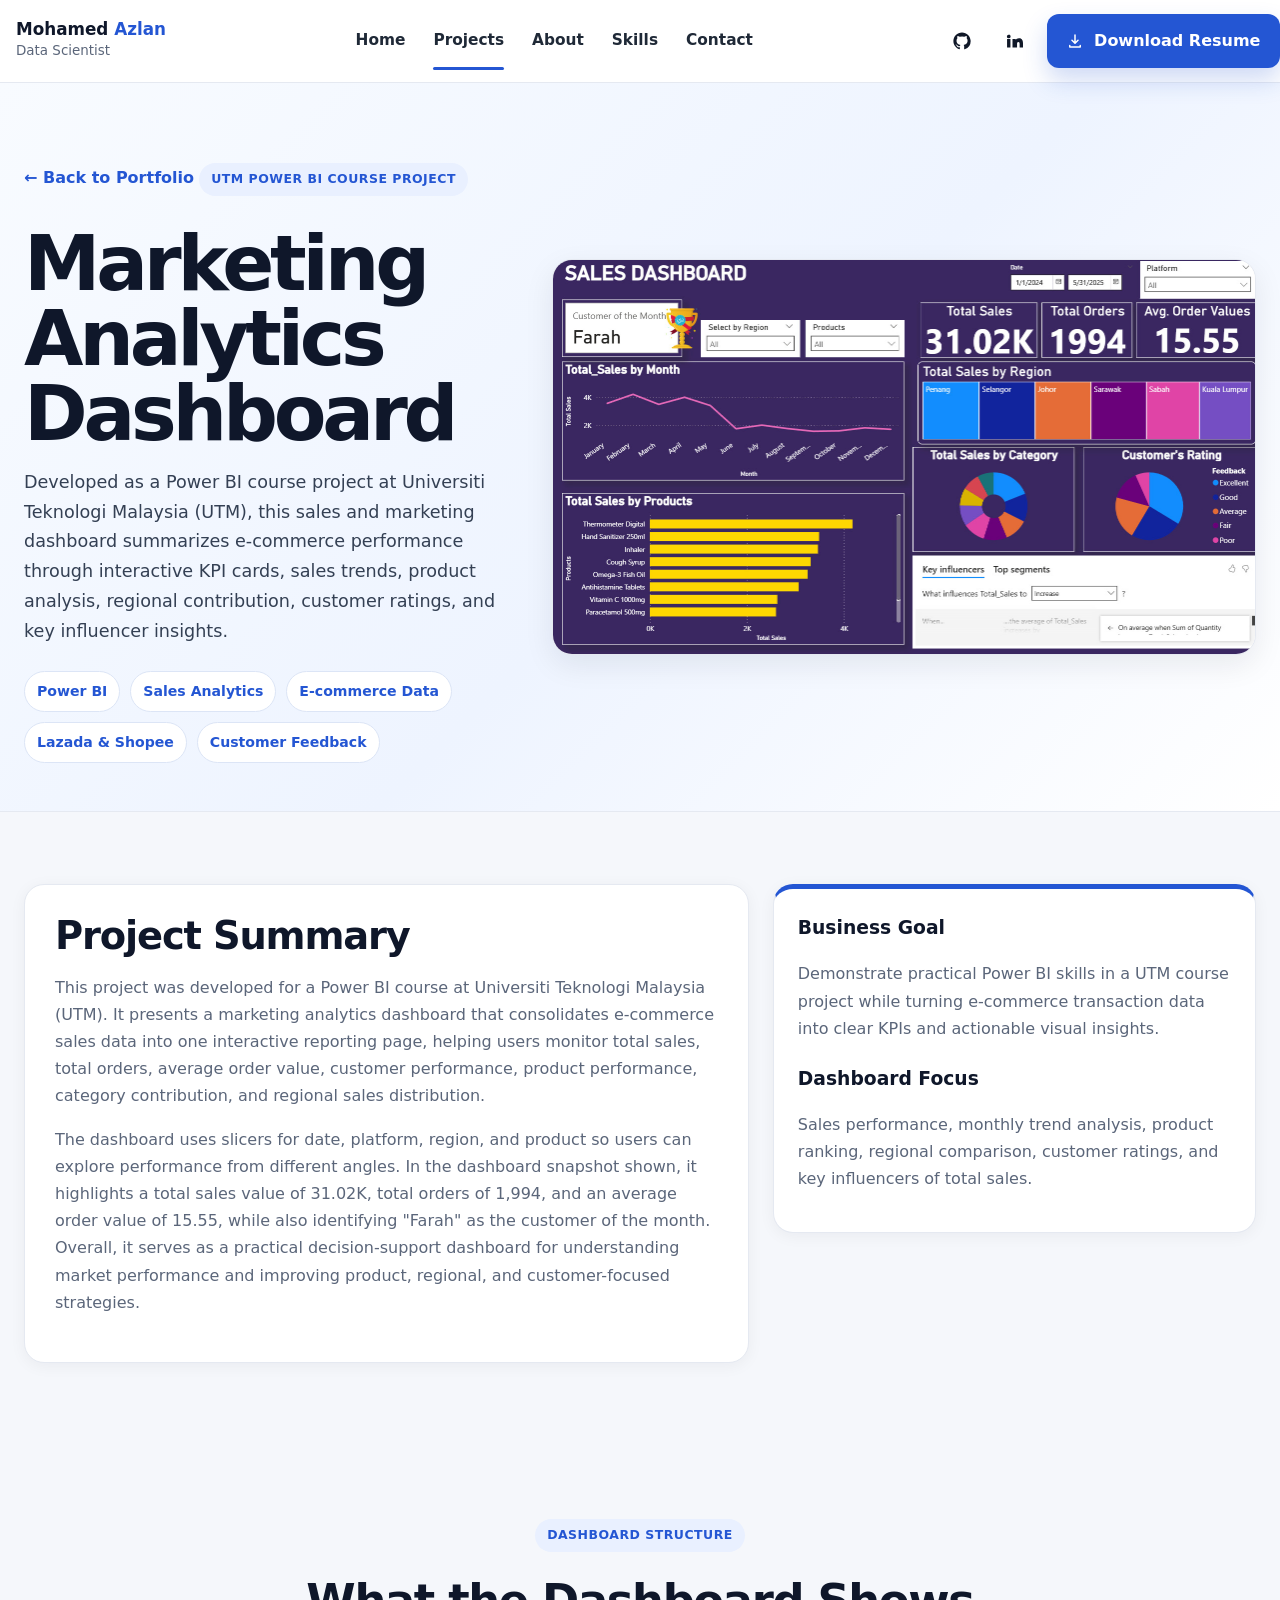
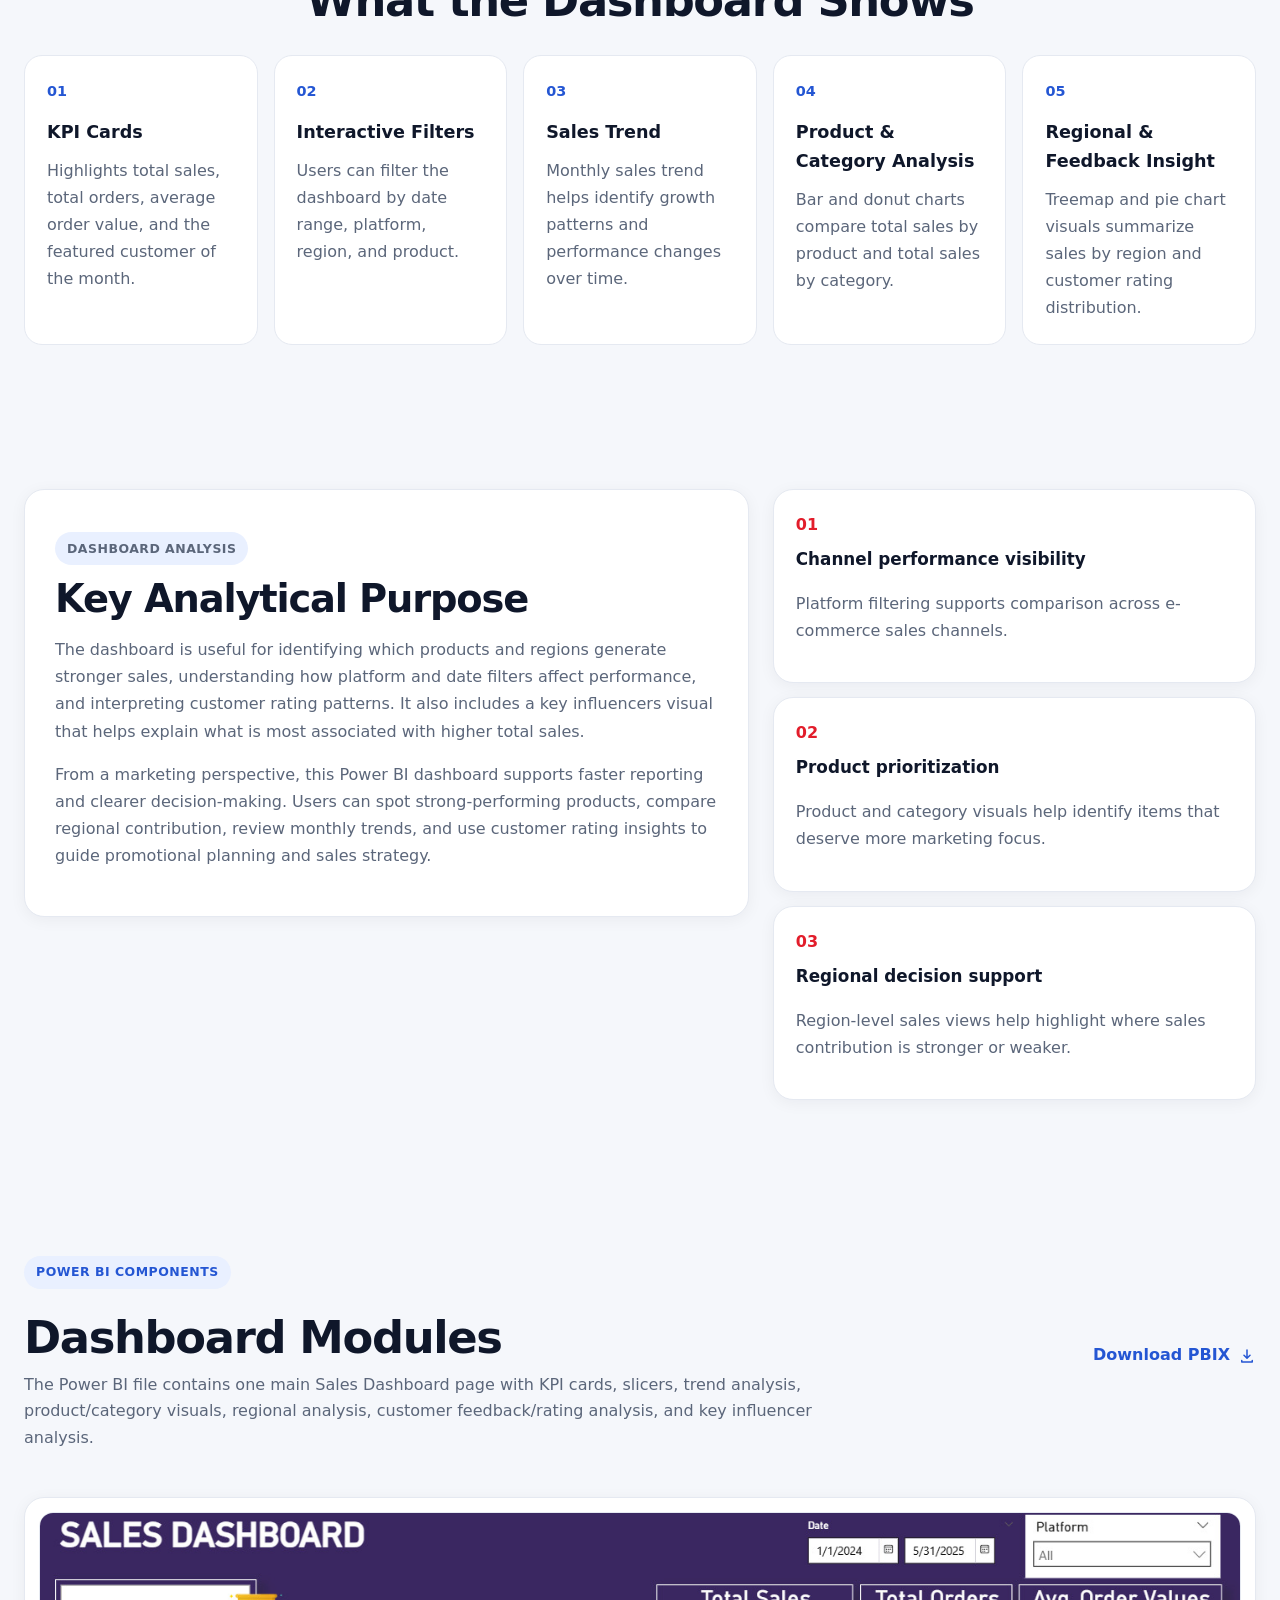
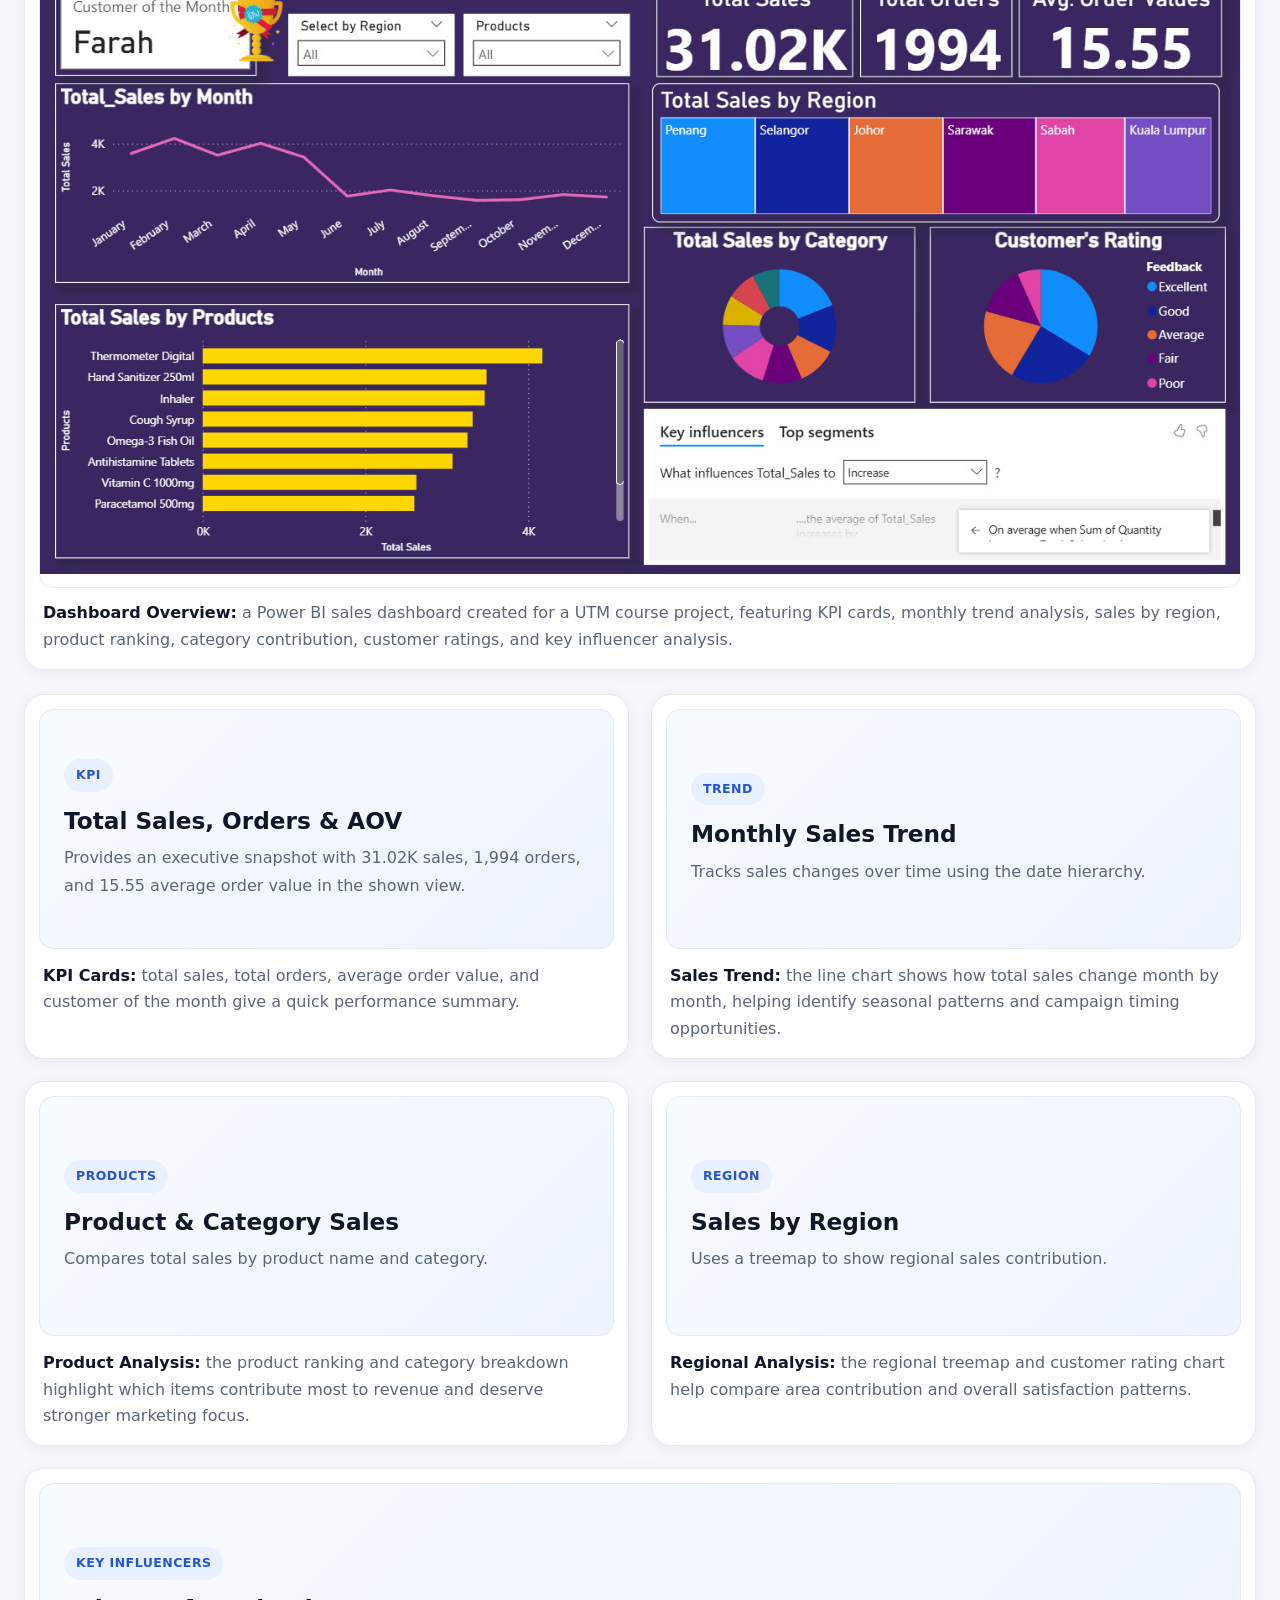
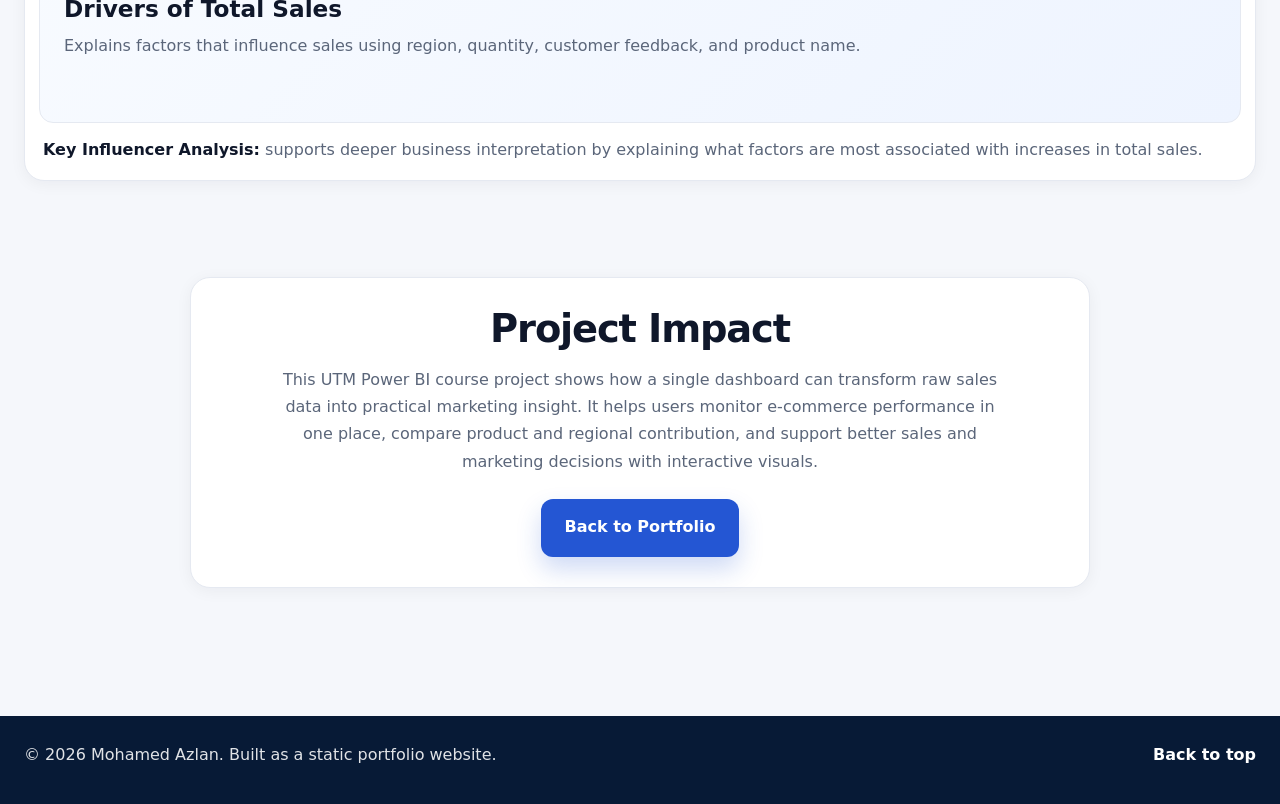
<file: marketing-analytics-dashboard.html>
<!DOCTYPE html>
<html lang="en">
<head>
  <meta charset="UTF-8" />
  <meta name="viewport" content="width=device-width, initial-scale=1.0" />
  <meta name="description" content="Marketing Analytics Dashboard project by Mohamed Azlan, using Power BI to analyze e-commerce sales, orders, products, regions, platforms, and customer feedback." />
  <meta name="author" content="Mohamed Azlan" />
  <title>Marketing Analytics Dashboard | Mohamed Azlan</title>
  <link rel="stylesheet" href="style.css" />
</head>
<body>
  <header class="site-header" id="top">
    <nav class="navbar" aria-label="Main navigation">
      <a class="brand" href="index.html#home" aria-label="Mohamed Azlan home">
        <div class="brand-text">
          <strong>Mohamed <span>Azlan</span></strong>
          <small>Data Scientist</small>
        </div>
      </a>

      <button class="menu-toggle" aria-label="Open menu" aria-expanded="false">
        <span></span>
        <span></span>
        <span></span>
      </button>

      <div class="nav-links">
        <a href="index.html#home">Home</a>
        <a href="index.html#projects" class="active">Projects</a>
        <a href="index.html#about">About</a>
        <a href="index.html#skills">Skills</a>
        <a href="index.html#contact">Contact</a>
      </div>

      <div class="nav-actions">
        <a class="social-link" href="https://github.com/mohdazlanlan/mohdazlanlan/tree/main" target="_blank" rel="noreferrer" aria-label="GitHub profile">
          <svg viewBox="0 0 24 24" aria-hidden="true"><path d="M12 .5C5.65.5.5 5.66.5 12.03c0 5.1 3.3 9.43 7.88 10.96.58.1.79-.25.79-.56 0-.27-.01-1.16-.02-2.1-3.2.7-3.88-1.37-3.88-1.37-.52-1.34-1.28-1.7-1.28-1.7-1.05-.71.08-.69.08-.69 1.16.09 1.78 1.2 1.78 1.2 1.04 1.77 2.72 1.26 3.38.96.1-.76.4-1.26.74-1.55-2.56-.29-5.26-1.29-5.26-5.73 0-1.27.45-2.31 1.19-3.12-.12-.29-.51-1.47.11-3.07 0 0 .97-.31 3.17 1.19a10.95 10.95 0 0 1 5.77 0c2.2-1.5 3.16-1.19 3.16-1.19.63 1.6.24 2.78.12 3.07.74.81 1.19 1.85 1.19 3.12 0 4.45-2.71 5.43-5.29 5.72.42.36.79 1.07.79 2.16 0 1.56-.01 2.82-.01 3.2 0 .31.21.67.8.56a11.54 11.54 0 0 0 7.86-10.96C23.5 5.66 18.35.5 12 .5Z"/></svg>
        </a>
        <a class="social-link" href="https://www.linkedin.com/in/mohamed-azlan-lan/" target="_blank" rel="noreferrer" aria-label="LinkedIn profile">
          <svg viewBox="0 0 24 24" aria-hidden="true"><path d="M4.98 3.5A2.49 2.49 0 1 0 5 8.48a2.49 2.49 0 0 0-.02-4.98ZM2.75 9.25h4.5v11.5h-4.5V9.25Zm7.25 0h4.31v1.57h.06c.6-1.14 2.07-2.34 4.25-2.34 4.55 0 5.38 2.99 5.38 6.88v5.39h-4.5v-4.78c0-1.14-.02-2.61-1.59-2.61-1.59 0-1.83 1.24-1.83 2.52v4.87H10V9.25Z"/></svg>
        </a>
        <a class="btn btn-primary small-download" href="assets/Azlan_Resume_2026.pdf" download>
          <svg viewBox="0 0 24 24" aria-hidden="true"><path d="M12 3a1 1 0 0 1 1 1v8.59l2.3-2.29a1 1 0 1 1 1.4 1.42l-4 3.95a1 1 0 0 1-1.4 0l-4-3.95a1 1 0 1 1 1.4-1.42L11 12.59V4a1 1 0 0 1 1-1Zm-7 14a1 1 0 0 1 1 1v1h12v-1a1 1 0 1 1 2 0v2a1 1 0 0 1-1 1H5a1 1 0 0 1-1-1v-2a1 1 0 0 1 1-1Z"/></svg>
          Download Resume
        </a>
      </div>
    </nav>
  </header>

  <main>
    <section class="case-hero">
      <div class="container case-hero-grid">
        <div class="case-hero-copy reveal">
          <a class="back-link" href="index.html#projects">← Back to Portfolio</a>
          <p class="section-label">UTM Power BI Course Project</p>
          <h1>Marketing Analytics Dashboard</h1>
          <p class="case-lead">
            Developed as a Power BI course project at Universiti Teknologi Malaysia (UTM), this sales and marketing dashboard summarizes e-commerce performance through interactive KPI cards, sales trends, product analysis, regional contribution, customer ratings, and key influencer insights.
          </p>
          <div class="case-tags">
            <span>Power BI</span>
            <span>Sales Analytics</span>
            <span>E-commerce Data</span>
            <span>Lazada & Shopee</span>
            <span>Customer Feedback</span>
          </div>
        </div>
        <div class="case-hero-image reveal">
          <img src="assets/projects/marketing-dashboard/marketing-dashboard-screenshot.png" alt="Marketing Analytics Dashboard Power BI screenshot" />
        </div>
      </div>
    </section>

    <section class="section case-summary">
      <div class="container case-summary-grid">
        <article class="summary-card reveal">
          <h2>Project Summary</h2>
          <p>
            This project was developed for a Power BI course at Universiti Teknologi Malaysia (UTM). It presents a marketing analytics dashboard that consolidates e-commerce sales data into one interactive reporting page, helping users monitor total sales, total orders, average order value, customer performance, product performance, category contribution, and regional sales distribution.
          </p>
          <p>
            The dashboard uses slicers for date, platform, region, and product so users can explore performance from different angles. In the dashboard snapshot shown, it highlights a total sales value of 31.02K, total orders of 1,994, and an average order value of 15.55, while also identifying "Farah" as the customer of the month. Overall, it serves as a practical decision-support dashboard for understanding market performance and improving product, regional, and customer-focused strategies.
          </p>
        </article>
        <aside class="summary-aside blue-aside reveal">
          <h3>Business Goal</h3>
          <p>Demonstrate practical Power BI skills in a UTM course project while turning e-commerce transaction data into clear KPIs and actionable visual insights.</p>
          <h3>Dashboard Focus</h3>
          <p>Sales performance, monthly trend analysis, product ranking, regional comparison, customer ratings, and key influencers of total sales.</p>
        </aside>
      </div>
    </section>

    <section class="section workflow-section">
      <div class="container">
        <div class="section-heading reveal center">
          <p class="section-label">Dashboard Structure</p>
          <h2>What the Dashboard Shows</h2>
        </div>
        <div class="workflow-grid reveal">
          <div><strong>01</strong><h3>KPI Cards</h3><p>Highlights total sales, total orders, average order value, and the featured customer of the month.</p></div>
          <div><strong>02</strong><h3>Interactive Filters</h3><p>Users can filter the dashboard by date range, platform, region, and product.</p></div>
          <div><strong>03</strong><h3>Sales Trend</h3><p>Monthly sales trend helps identify growth patterns and performance changes over time.</p></div>
          <div><strong>04</strong><h3>Product & Category Analysis</h3><p>Bar and donut charts compare total sales by product and total sales by category.</p></div>
          <div><strong>05</strong><h3>Regional & Feedback Insight</h3><p>Treemap and pie chart visuals summarize sales by region and customer rating distribution.</p></div>
        </div>
      </div>
    </section>

    <section class="section model-section">
      <div class="container model-grid">
        <div class="model-card reveal">
          <p class="section-label">Dashboard Analysis</p>
          <h2>Key Analytical Purpose</h2>
          <p>
            The dashboard is useful for identifying which products and regions generate stronger sales, understanding how platform and date filters affect performance, and interpreting customer rating patterns. It also includes a key influencers visual that helps explain what is most associated with higher total sales.
          </p>
          <p>
            From a marketing perspective, this Power BI dashboard supports faster reporting and clearer decision-making. Users can spot strong-performing products, compare regional contribution, review monthly trends, and use customer rating insights to guide promotional planning and sales strategy.
          </p>
        </div>
        <div class="model-points reveal">
          <div><span>01</span><strong>Channel performance visibility</strong><p>Platform filtering supports comparison across e-commerce sales channels.</p></div>
          <div><span>02</span><strong>Product prioritization</strong><p>Product and category visuals help identify items that deserve more marketing focus.</p></div>
          <div><span>03</span><strong>Regional decision support</strong><p>Region-level sales views help highlight where sales contribution is stronger or weaker.</p></div>
        </div>
      </div>
    </section>

    <section class="section dashboard-page-gallery">
      <div class="container">
        <div class="section-heading reveal split">
          <div>
            <p class="section-label">Power BI Components</p>
            <h2>Dashboard Modules</h2>
            <p>The Power BI file contains one main Sales Dashboard page with KPI cards, slicers, trend analysis, product/category visuals, regional analysis, customer feedback/rating analysis, and key influencer analysis.</p>
          </div>
          <a class="text-link" href="assets/projects/marketing-dashboard/PowerBI_Marketing_Analytics_Dashboard.pbix" download>Download PBIX
            <svg viewBox="0 0 24 24" aria-hidden="true"><path d="M12 3a1 1 0 0 1 1 1v8.59l2.3-2.29a1 1 0 1 1 1.4 1.42l-4 3.95a1 1 0 0 1-1.4 0l-4-3.95a1 1 0 1 1 1.4-1.42L11 12.59V4a1 1 0 0 1 1-1Zm-7 14a1 1 0 0 1 1 1v1h12v-1a1 1 0 1 1 2 0v2a1 1 0 0 1-1 1H5a1 1 0 0 1-1-1v-2a1 1 0 0 1 1-1Z"/></svg>
          </a>
        </div>

        <figure class="large-dashboard-shot reveal">
          <img src="assets/projects/marketing-dashboard/marketing-dashboard-screenshot.png" alt="Marketing analytics dashboard visual overview" />
          <figcaption><strong>Dashboard Overview:</strong> a Power BI sales dashboard created for a UTM course project, featuring KPI cards, monthly trend analysis, sales by region, product ranking, category contribution, customer ratings, and key influencer analysis.</figcaption>
        </figure>

        <div class="dashboard-gallery detail-gallery">
          <figure class="dashboard-shot reveal">
            <div class="module-card"><span>KPI</span><h3>Total Sales, Orders & AOV</h3><p>Provides an executive snapshot with 31.02K sales, 1,994 orders, and 15.55 average order value in the shown view.</p></div>
            <figcaption><strong>KPI Cards:</strong> total sales, total orders, average order value, and customer of the month give a quick performance summary.</figcaption>
          </figure>
          <figure class="dashboard-shot reveal">
            <div class="module-card"><span>Trend</span><h3>Monthly Sales Trend</h3><p>Tracks sales changes over time using the date hierarchy.</p></div>
            <figcaption><strong>Sales Trend:</strong> the line chart shows how total sales change month by month, helping identify seasonal patterns and campaign timing opportunities.</figcaption>
          </figure>
          <figure class="dashboard-shot reveal">
            <div class="module-card"><span>Products</span><h3>Product & Category Sales</h3><p>Compares total sales by product name and category.</p></div>
            <figcaption><strong>Product Analysis:</strong> the product ranking and category breakdown highlight which items contribute most to revenue and deserve stronger marketing focus.</figcaption>
          </figure>
          <figure class="dashboard-shot reveal">
            <div class="module-card"><span>Region</span><h3>Sales by Region</h3><p>Uses a treemap to show regional sales contribution.</p></div>
            <figcaption><strong>Regional Analysis:</strong> the regional treemap and customer rating chart help compare area contribution and overall satisfaction patterns.</figcaption>
          </figure>
          <figure class="dashboard-shot reveal wide">
            <div class="module-card"><span>Key Influencers</span><h3>Drivers of Total Sales</h3><p>Explains factors that influence sales using region, quantity, customer feedback, and product name.</p></div>
            <figcaption><strong>Key Influencer Analysis:</strong> supports deeper business interpretation by explaining what factors are most associated with increases in total sales.</figcaption>
          </figure>
        </div>
      </div>
    </section>

    <section class="section case-cta">
      <div class="container cta-card reveal">
        <h2>Project Impact</h2>
        <p>
          This UTM Power BI course project shows how a single dashboard can transform raw sales data into practical marketing insight. It helps users monitor e-commerce performance in one place, compare product and regional contribution, and support better sales and marketing decisions with interactive visuals.
        </p>
        <a class="btn btn-primary" href="index.html#projects">Back to Portfolio</a>
      </div>
    </section>
  </main>

  <footer class="site-footer">
    <div class="container footer-row">
      <p>© <span id="year"></span> Mohamed Azlan. Built as a static portfolio website.</p>
      <a href="#top">Back to top</a>
    </div>
  </footer>

  <script src="script.js"></script>
</body>
</html>
</file>
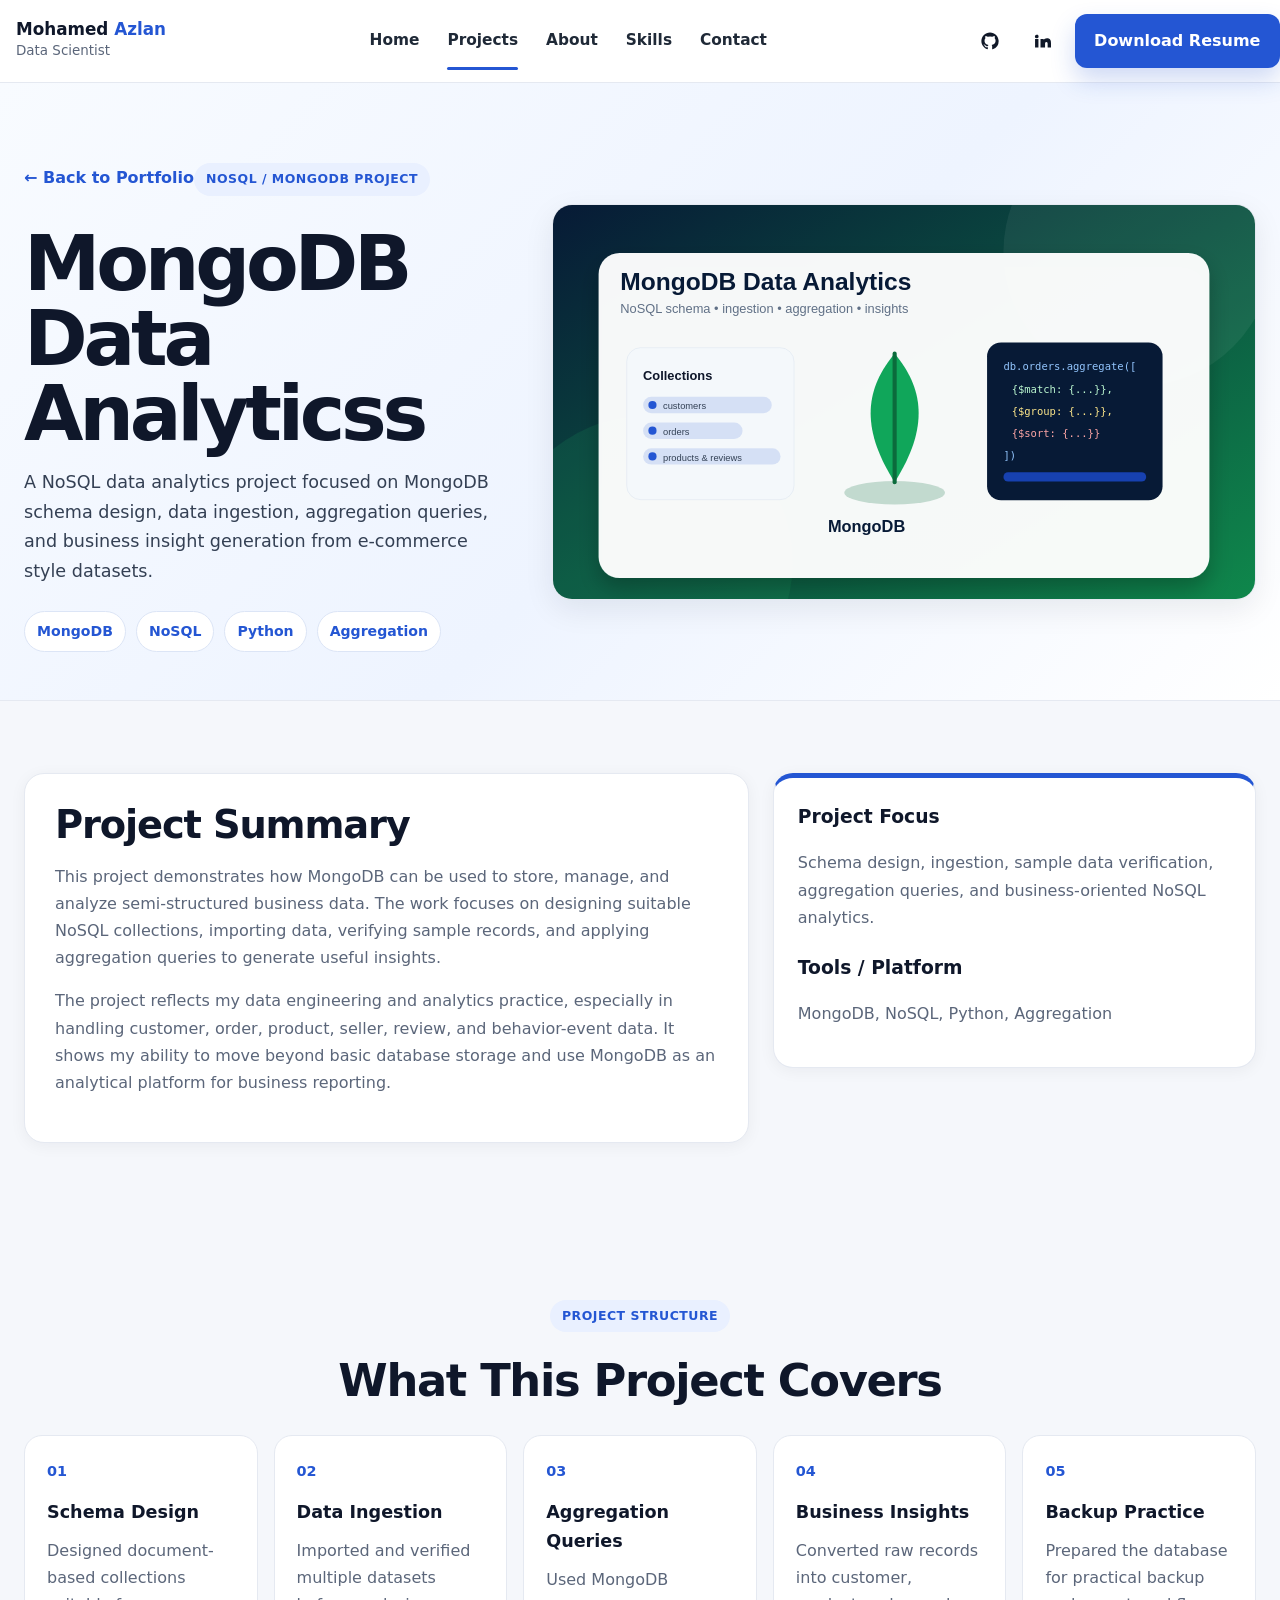
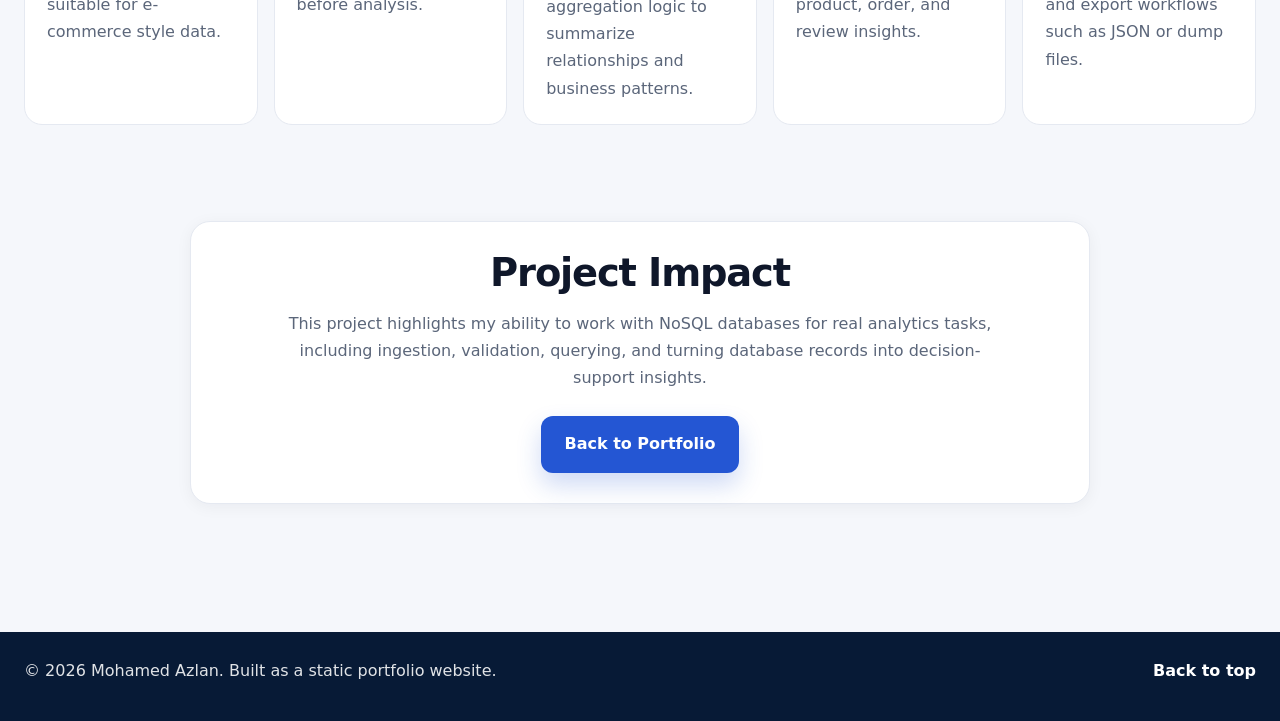
<file: mongodb-data-analytics.html>
<!DOCTYPE html>
<html lang="en">
<head>
  <meta charset="UTF-8" />
  <meta name="viewport" content="width=device-width, initial-scale=1.0" />
  <meta name="description" content="MongoDB Data Analyticss project by Mohamed Azlan." />
  <meta name="author" content="Mohamed Azlan" />
  <title>MongoDB Data Analyticss | Mohamed Azlan</title>
  <link rel="stylesheet" href="style.css" />
</head>
<body>
  <header class="site-header" id="top">
    <nav class="navbar" aria-label="Main navigation">
      <a class="brand" href="index.html#home" aria-label="Mohamed Azlan home"><div class="brand-text"><strong>Mohamed <span>Azlan</span></strong><small>Data Scientist</small></div></a>
      <button class="menu-toggle" aria-label="Open menu" aria-expanded="false"><span></span><span></span><span></span></button>
      <div class="nav-links"><a href="index.html#home">Home</a><a href="index.html#projects" class="active">Projects</a><a href="index.html#about">About</a><a href="index.html#skills">Skills</a><a href="index.html#contact">Contact</a></div>
      <div class="nav-actions">
        <a class="social-link" href="https://github.com/mohdazlanlan/mohdazlanlan/tree/main" target="_blank" rel="noreferrer" aria-label="GitHub profile"><svg viewBox="0 0 24 24" aria-hidden="true"><path d="M12 .5C5.65.5.5 5.66.5 12.03c0 5.1 3.3 9.43 7.88 10.96.58.1.79-.25.79-.56 0-.27-.01-1.16-.02-2.1-3.2.7-3.88-1.37-3.88-1.37-.52-1.34-1.28-1.7-1.28-1.7-1.05-.71.08-.69.08-.69 1.16.09 1.78 1.2 1.78 1.2 1.04 1.77 2.72 1.26 3.38.96.1-.76.4-1.26.74-1.55-2.56-.29-5.26-1.29-5.26-5.73 0-1.27.45-2.31 1.19-3.12-.12-.29-.51-1.47.11-3.07 0 0 .97-.31 3.17 1.19a10.95 10.95 0 0 1 5.77 0c2.2-1.5 3.16-1.19 3.16-1.19.63 1.6.24 2.78.12 3.07.74.81 1.19 1.85 1.19 3.12 0 4.45-2.71 5.43-5.29 5.72.42.36.79 1.07.79 2.16 0 1.56-.01 2.82-.01 3.2 0 .31.21.67.8.56a11.54 11.54 0 0 0 7.86-10.96C23.5 5.66 18.35.5 12 .5Z"/></svg></a>
        <a class="social-link" href="https://www.linkedin.com/in/mohamed-azlan-lan/" target="_blank" rel="noreferrer" aria-label="LinkedIn profile"><svg viewBox="0 0 24 24" aria-hidden="true"><path d="M4.98 3.5A2.49 2.49 0 1 0 5 8.48a2.49 2.49 0 0 0-.02-4.98ZM2.75 9.25h4.5v11.5h-4.5V9.25Zm7.25 0h4.31v1.57h.06c.6-1.14 2.07-2.34 4.25-2.34 4.55 0 5.38 2.99 5.38 6.88v5.39h-4.5v-4.78c0-1.14-.02-2.61-1.59-2.61-1.59 0-1.83 1.24-1.83 2.52v4.87H10V9.25Z"/></svg></a>
        <a class="btn btn-primary small-download" href="assets/Azlan_Resume_2026.pdf" download>Download Resume</a>
      </div>
    </nav>
  </header>
  <main>
    <section class="case-hero"><div class="container case-hero-grid"><div class="case-hero-copy reveal"><a class="back-link" href="index.html#projects">← Back to Portfolio</a><p class="section-label">NoSQL / MongoDB Project</p><h1>MongoDB Data Analyticss</h1><p class="case-lead">A NoSQL data analytics project focused on MongoDB schema design, data ingestion, aggregation queries, and business insight generation from e-commerce style datasets.</p><div class="case-tags">            <span>MongoDB</span>
            <span>NoSQL</span>
            <span>Python</span>
            <span>Aggregation</span></div></div><div class="case-hero-image reveal"><img src="assets/projects/mongodb-data-analytics.svg" alt="MongoDB Data Analyticss project visual" /></div></div></section>
    <section class="section case-summary"><div class="container case-summary-grid"><article class="summary-card reveal"><h2>Project Summary</h2>          <p>This project demonstrates how MongoDB can be used to store, manage, and analyze semi-structured business data. The work focuses on designing suitable NoSQL collections, importing data, verifying sample records, and applying aggregation queries to generate useful insights.</p>
          <p>The project reflects my data engineering and analytics practice, especially in handling customer, order, product, seller, review, and behavior-event data. It shows my ability to move beyond basic database storage and use MongoDB as an analytical platform for business reporting.</p></article><aside class="summary-aside blue-aside reveal"><h3>Project Focus</h3><p>Schema design, ingestion, sample data verification, aggregation queries, and business-oriented NoSQL analytics.</p><h3>Tools / Platform</h3><p>MongoDB, NoSQL, Python, Aggregation</p></aside></div></section>
    <section class="section workflow-section"><div class="container"><div class="section-heading reveal center"><p class="section-label">Project Structure</p><h2>What This Project Covers</h2></div><div class="workflow-grid reveal">          <div><strong>01</strong><h3>Schema Design</h3><p>Designed document-based collections suitable for e-commerce style data.</p></div>
          <div><strong>02</strong><h3>Data Ingestion</h3><p>Imported and verified multiple datasets before analysis.</p></div>
          <div><strong>03</strong><h3>Aggregation Queries</h3><p>Used MongoDB aggregation logic to summarize relationships and business patterns.</p></div>
          <div><strong>04</strong><h3>Business Insights</h3><p>Converted raw records into customer, product, order, and review insights.</p></div>
          <div><strong>05</strong><h3>Backup Practice</h3><p>Prepared the database for practical backup and export workflows such as JSON or dump files.</p></div></div></div></section>
    <section class="section case-cta"><div class="container cta-card reveal"><h2>Project Impact</h2><p>This project highlights my ability to work with NoSQL databases for real analytics tasks, including ingestion, validation, querying, and turning database records into decision-support insights.</p><a class="btn btn-primary" href="index.html#projects">Back to Portfolio</a></div></section>
  </main>
  <footer class="site-footer">
    <div class="container footer-row">
      <p>© <span id="year"></span> Mohamed Azlan. Built as a static portfolio website.</p>
      <a href="#top">Back to top</a>
    </div>
  </footer>

  <script src="script.js"></script>
</body>
</html>
</file>
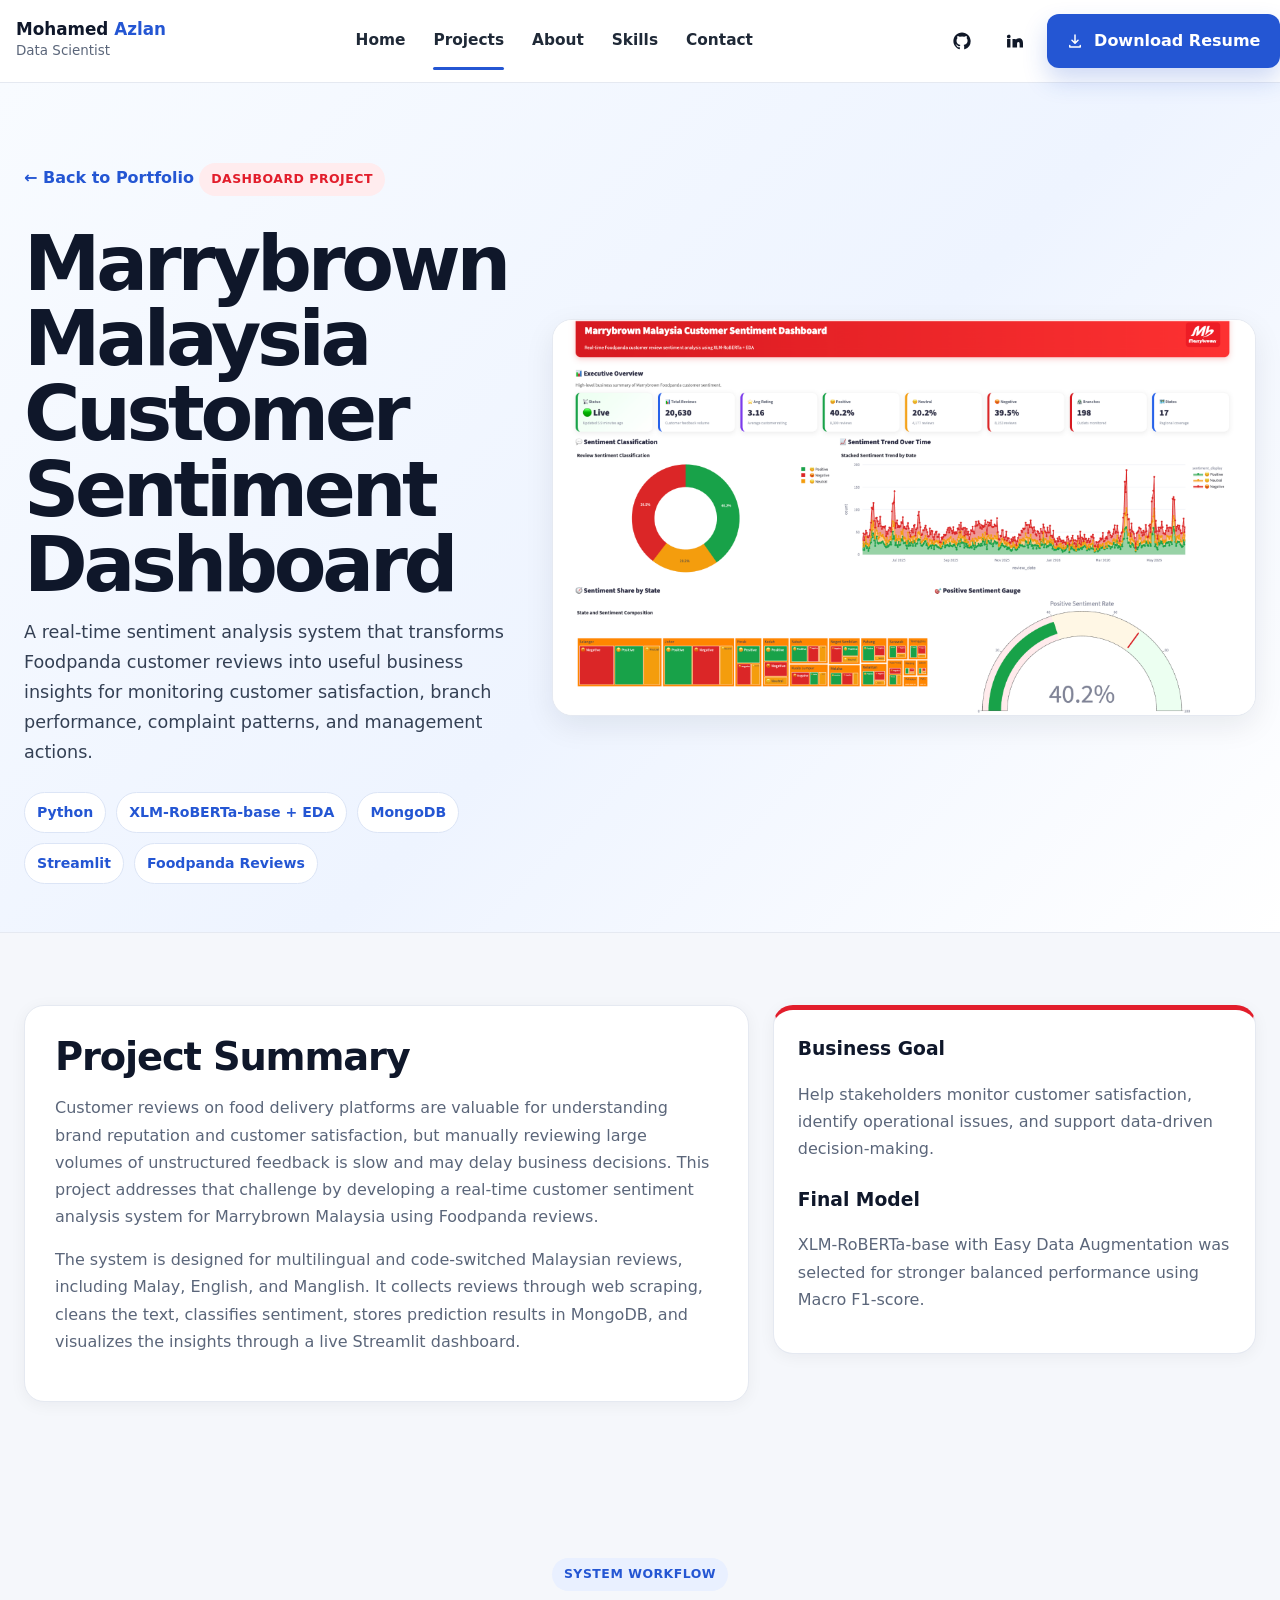
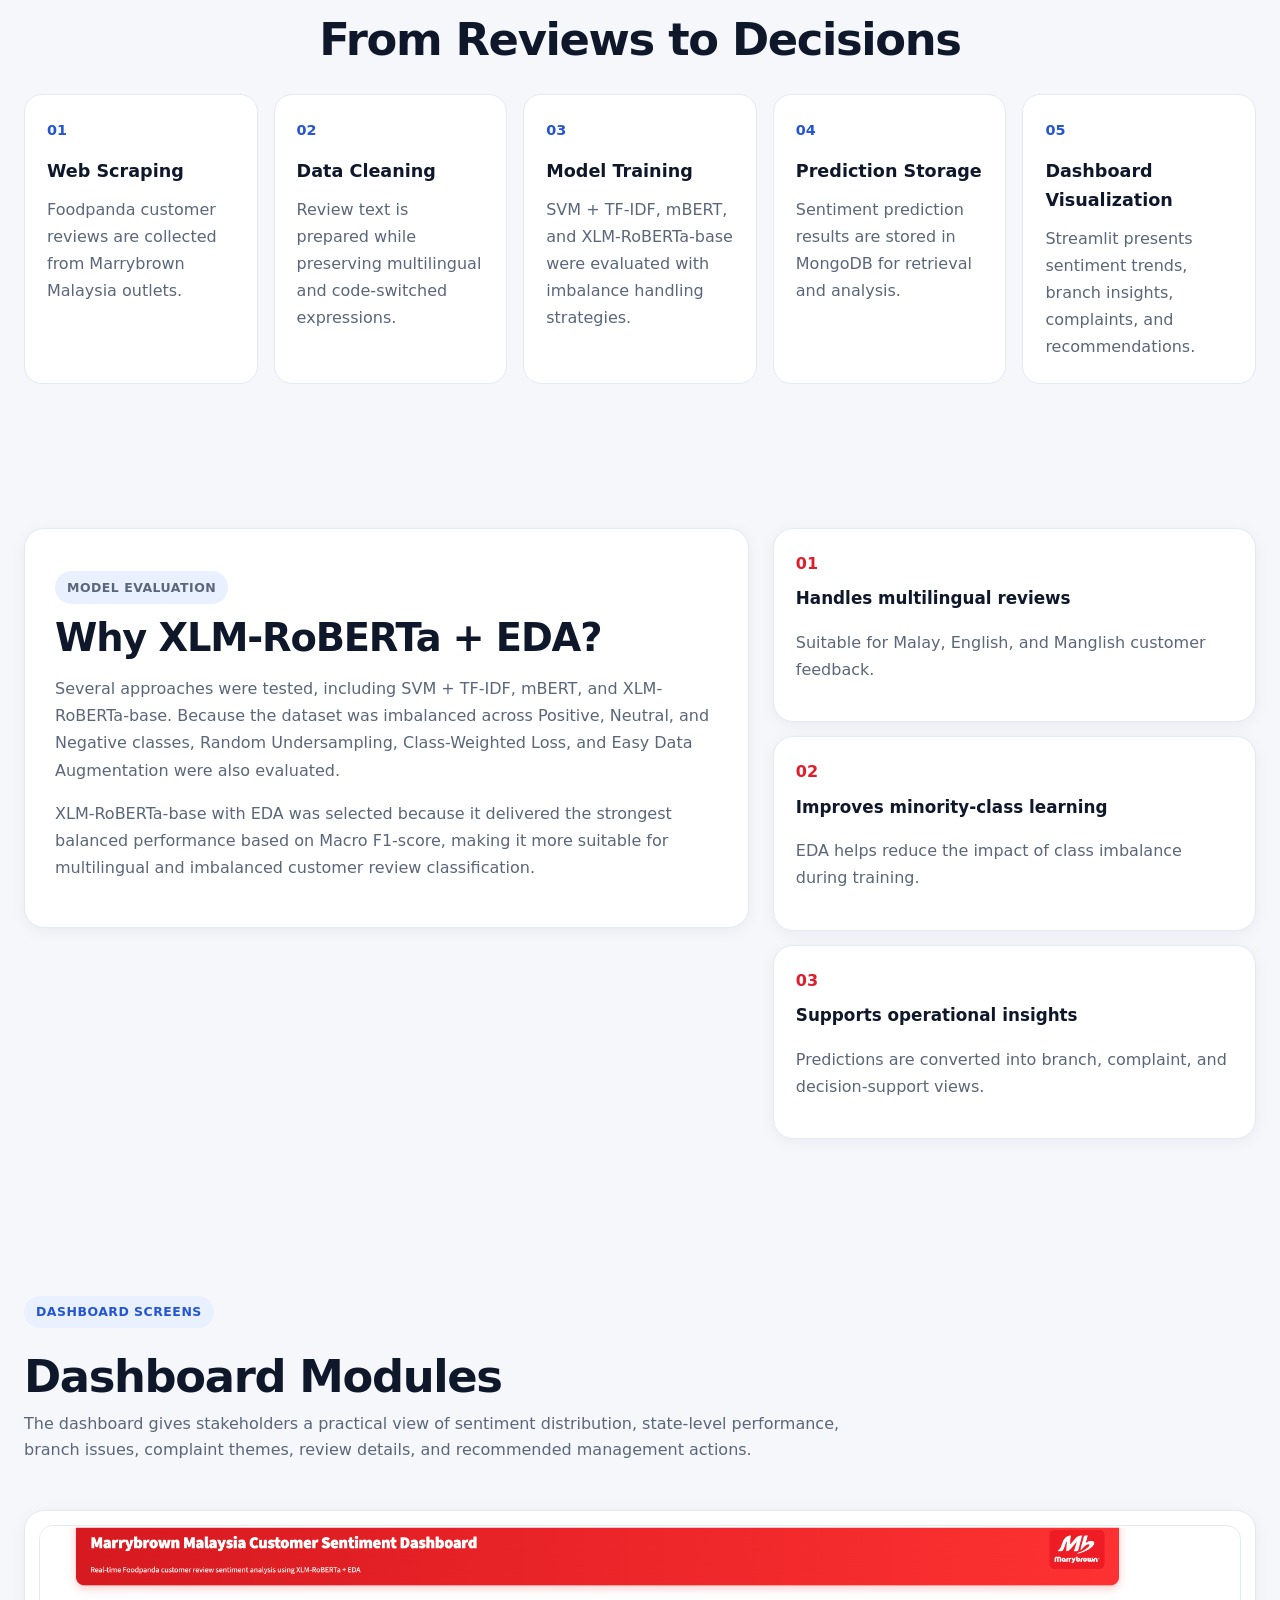
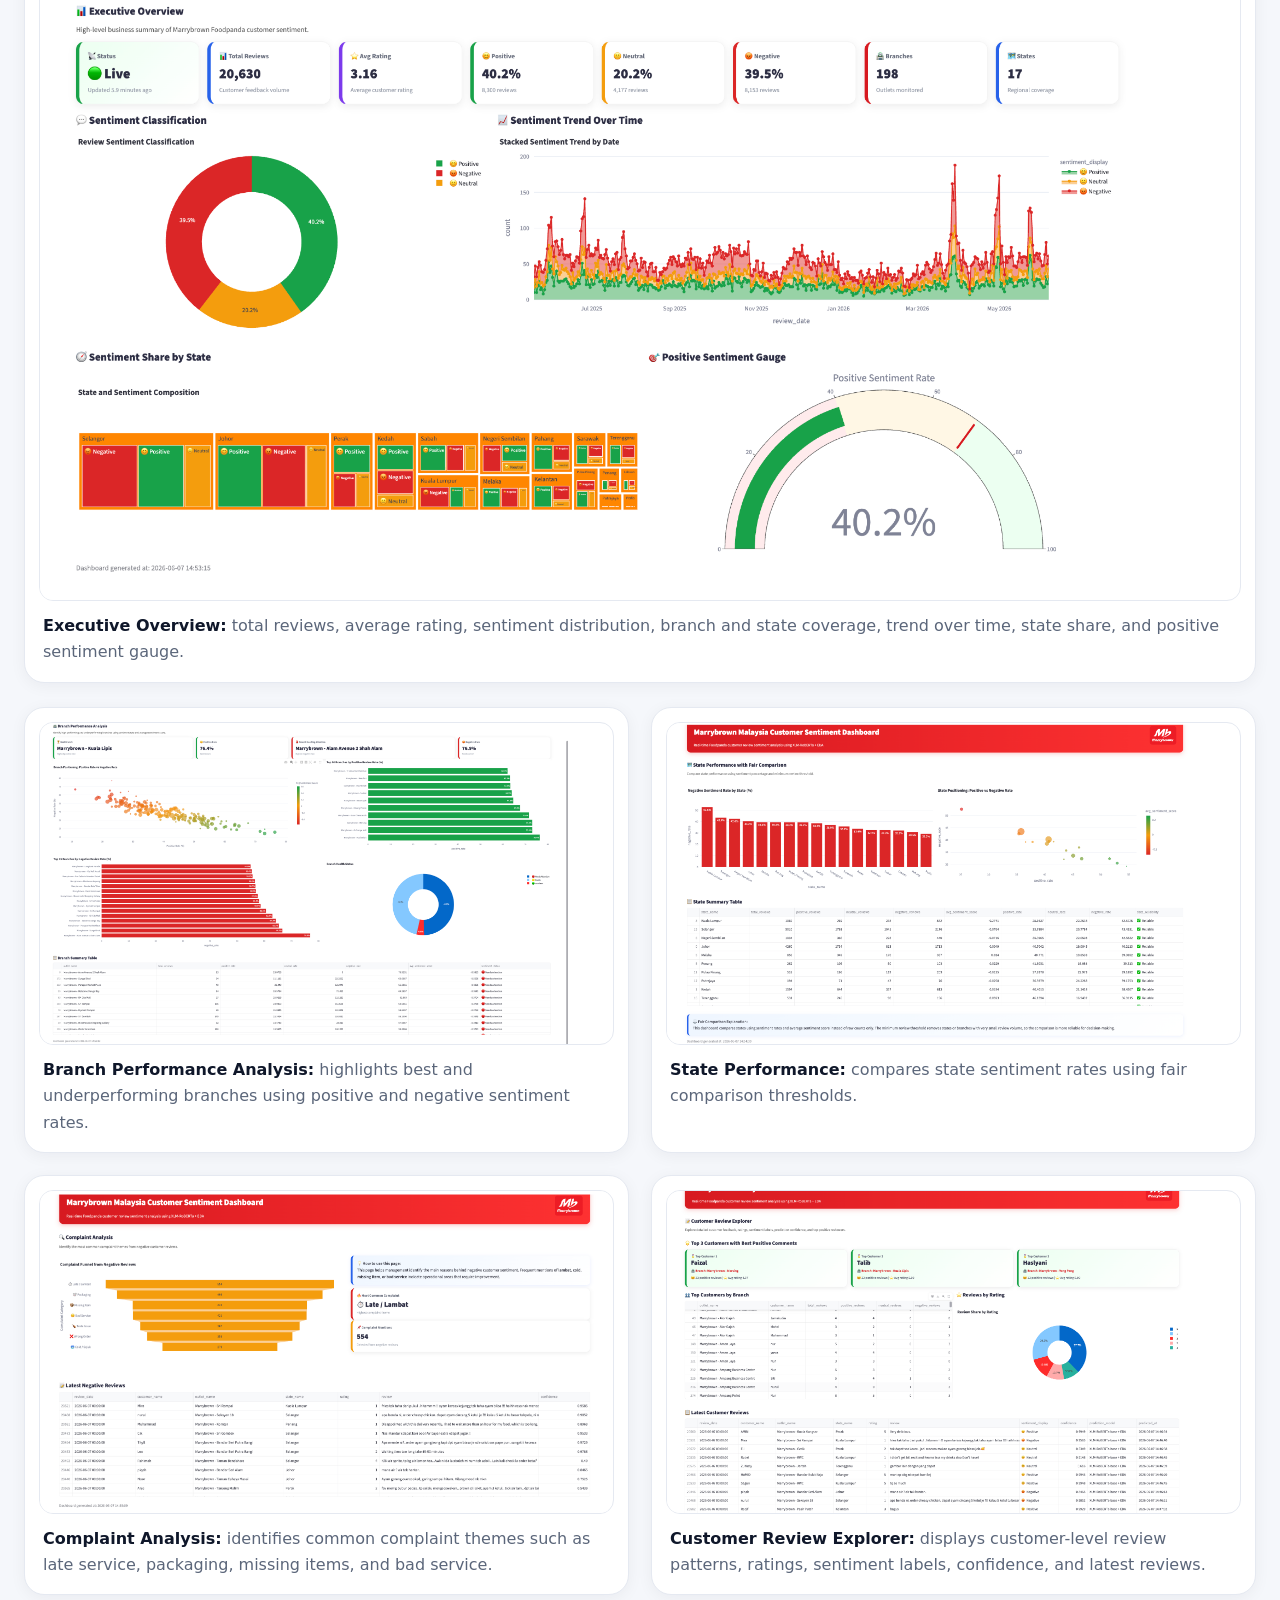
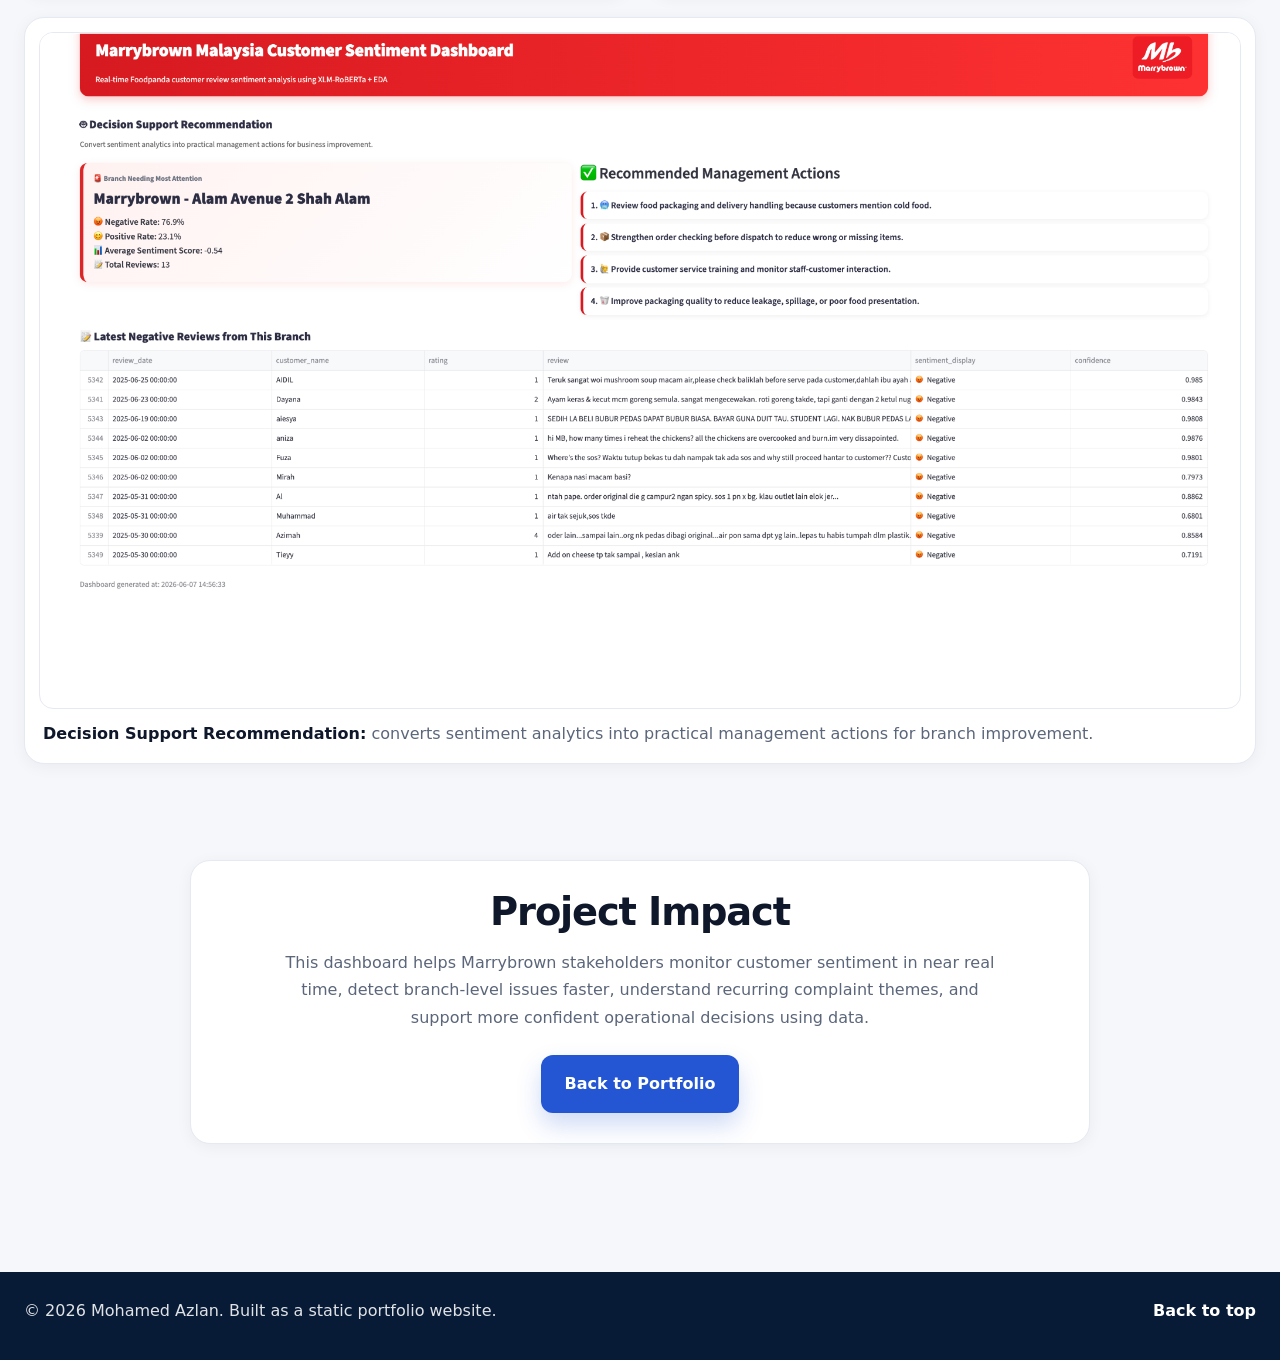
<file: sentiment-dashboard.html>
<!DOCTYPE html>
<html lang="en">
<head>
  <meta charset="UTF-8" />
  <meta name="viewport" content="width=device-width, initial-scale=1.0" />
  <meta name="description" content="Marrybrown Malaysia Customer Sentiment Dashboard project by Mohamed Azlan, using Foodpanda reviews, XLM-RoBERTa + EDA, MongoDB, and Streamlit." />
  <meta name="author" content="Mohamed Azlan" />
  <title>Sentiment Analysis Dashboard | Mohamed Azlan</title>
  <link rel="stylesheet" href="style.css" />
</head>
<body>
  <header class="site-header" id="top">
    <nav class="navbar" aria-label="Main navigation">
      <a class="brand" href="index.html#home" aria-label="Mohamed Azlan home">
        <div class="brand-text">
          <strong>Mohamed <span>Azlan</span></strong>
          <small>Data Scientist</small>
        </div>
      </a>

      <button class="menu-toggle" aria-label="Open menu" aria-expanded="false">
        <span></span>
        <span></span>
        <span></span>
      </button>

      <div class="nav-links">
        <a href="index.html#home">Home</a>
        <a href="index.html#projects" class="active">Projects</a>
        <a href="index.html#about">About</a>
        <a href="index.html#skills">Skills</a>
        <a href="index.html#contact">Contact</a>
      </div>

      <div class="nav-actions">
        <a class="social-link" href="https://github.com/mohdazlanlan/mohdazlanlan/tree/main" target="_blank" rel="noreferrer" aria-label="GitHub profile">
          <svg viewBox="0 0 24 24" aria-hidden="true"><path d="M12 .5C5.65.5.5 5.66.5 12.03c0 5.1 3.3 9.43 7.88 10.96.58.1.79-.25.79-.56 0-.27-.01-1.16-.02-2.1-3.2.7-3.88-1.37-3.88-1.37-.52-1.34-1.28-1.7-1.28-1.7-1.05-.71.08-.69.08-.69 1.16.09 1.78 1.2 1.78 1.2 1.04 1.77 2.72 1.26 3.38.96.1-.76.4-1.26.74-1.55-2.56-.29-5.26-1.29-5.26-5.73 0-1.27.45-2.31 1.19-3.12-.12-.29-.51-1.47.11-3.07 0 0 .97-.31 3.17 1.19a10.95 10.95 0 0 1 5.77 0c2.2-1.5 3.16-1.19 3.16-1.19.63 1.6.24 2.78.12 3.07.74.81 1.19 1.85 1.19 3.12 0 4.45-2.71 5.43-5.29 5.72.42.36.79 1.07.79 2.16 0 1.56-.01 2.82-.01 3.2 0 .31.21.67.8.56a11.54 11.54 0 0 0 7.86-10.96C23.5 5.66 18.35.5 12 .5Z"/></svg>
        </a>
        <a class="social-link" href="https://www.linkedin.com/in/mohamed-azlan-lan/" target="_blank" rel="noreferrer" aria-label="LinkedIn profile">
          <svg viewBox="0 0 24 24" aria-hidden="true"><path d="M4.98 3.5A2.49 2.49 0 1 0 5 8.48a2.49 2.49 0 0 0-.02-4.98ZM2.75 9.25h4.5v11.5h-4.5V9.25Zm7.25 0h4.31v1.57h.06c.6-1.14 2.07-2.34 4.25-2.34 4.55 0 5.38 2.99 5.38 6.88v5.39h-4.5v-4.78c0-1.14-.02-2.61-1.59-2.61-1.59 0-1.83 1.24-1.83 2.52v4.87H10V9.25Z"/></svg>
        </a>
        <a class="btn btn-primary small-download" href="assets/Azlan_Resume_2026.pdf" download>
          <svg viewBox="0 0 24 24" aria-hidden="true"><path d="M12 3a1 1 0 0 1 1 1v8.59l2.3-2.29a1 1 0 1 1 1.4 1.42l-4 3.95a1 1 0 0 1-1.4 0l-4-3.95a1 1 0 1 1 1.4-1.42L11 12.59V4a1 1 0 0 1 1-1Zm-7 14a1 1 0 0 1 1 1v1h12v-1a1 1 0 1 1 2 0v2a1 1 0 0 1-1 1H5a1 1 0 0 1-1-1v-2a1 1 0 0 1 1-1Z"/></svg>
          Download Resume
        </a>
      </div>
    </nav>
  </header>

  <main>
    <section class="case-hero">
      <div class="container case-hero-grid">
        <div class="case-hero-copy reveal">
          <a class="back-link" href="index.html#projects">← Back to Portfolio</a>
          <p class="section-label red-label">Dashboard Project</p>
          <h1>Marrybrown Malaysia Customer Sentiment Dashboard</h1>
          <p class="case-lead">
            A real-time sentiment analysis system that transforms Foodpanda customer reviews into useful business insights for monitoring customer satisfaction, branch performance, complaint patterns, and management actions.
          </p>
          <div class="case-tags">
            <span>Python</span>
            <span>XLM-RoBERTa-base + EDA</span>
            <span>MongoDB</span>
            <span>Streamlit</span>
            <span>Foodpanda Reviews</span>
          </div>
        </div>
        <div class="case-hero-image reveal">
          <img src="assets/projects/sentiment-dashboard/sentiment-dashboard-overview.png" alt="Marrybrown Malaysia Customer Sentiment Dashboard executive overview" />
        </div>
      </div>
    </section>

    <section class="section case-summary">
      <div class="container case-summary-grid">
        <article class="summary-card reveal">
          <h2>Project Summary</h2>
          <p>
            Customer reviews on food delivery platforms are valuable for understanding brand reputation and customer satisfaction, but manually reviewing large volumes of unstructured feedback is slow and may delay business decisions. This project addresses that challenge by developing a real-time customer sentiment analysis system for Marrybrown Malaysia using Foodpanda reviews.
          </p>
          <p>
            The system is designed for multilingual and code-switched Malaysian reviews, including Malay, English, and Manglish. It collects reviews through web scraping, cleans the text, classifies sentiment, stores prediction results in MongoDB, and visualizes the insights through a live Streamlit dashboard.
          </p>
        </article>
        <aside class="summary-aside reveal">
          <h3>Business Goal</h3>
          <p>Help stakeholders monitor customer satisfaction, identify operational issues, and support data-driven decision-making.</p>
          <h3>Final Model</h3>
          <p>XLM-RoBERTa-base with Easy Data Augmentation was selected for stronger balanced performance using Macro F1-score.</p>
        </aside>
      </div>
    </section>

    <section class="section workflow-section">
      <div class="container">
        <div class="section-heading reveal center">
          <p class="section-label">System Workflow</p>
          <h2>From Reviews to Decisions</h2>
        </div>
        <div class="workflow-grid reveal">
          <div><strong>01</strong><h3>Web Scraping</h3><p>Foodpanda customer reviews are collected from Marrybrown Malaysia outlets.</p></div>
          <div><strong>02</strong><h3>Data Cleaning</h3><p>Review text is prepared while preserving multilingual and code-switched expressions.</p></div>
          <div><strong>03</strong><h3>Model Training</h3><p>SVM + TF-IDF, mBERT, and XLM-RoBERTa-base were evaluated with imbalance handling strategies.</p></div>
          <div><strong>04</strong><h3>Prediction Storage</h3><p>Sentiment prediction results are stored in MongoDB for retrieval and analysis.</p></div>
          <div><strong>05</strong><h3>Dashboard Visualization</h3><p>Streamlit presents sentiment trends, branch insights, complaints, and recommendations.</p></div>
        </div>
      </div>
    </section>

    <section class="section model-section">
      <div class="container model-grid">
        <div class="model-card reveal">
          <p class="section-label">Model Evaluation</p>
          <h2>Why XLM-RoBERTa + EDA?</h2>
          <p>
            Several approaches were tested, including SVM + TF-IDF, mBERT, and XLM-RoBERTa-base. Because the dataset was imbalanced across Positive, Neutral, and Negative classes, Random Undersampling, Class-Weighted Loss, and Easy Data Augmentation were also evaluated.
          </p>
          <p>
            XLM-RoBERTa-base with EDA was selected because it delivered the strongest balanced performance based on Macro F1-score, making it more suitable for multilingual and imbalanced customer review classification.
          </p>
        </div>
        <div class="model-points reveal">
          <div><span>01</span><strong>Handles multilingual reviews</strong><p>Suitable for Malay, English, and Manglish customer feedback.</p></div>
          <div><span>02</span><strong>Improves minority-class learning</strong><p>EDA helps reduce the impact of class imbalance during training.</p></div>
          <div><span>03</span><strong>Supports operational insights</strong><p>Predictions are converted into branch, complaint, and decision-support views.</p></div>
        </div>
      </div>
    </section>

    <section class="section dashboard-page-gallery">
      <div class="container">
        <div class="section-heading reveal split">
          <div>
            <p class="section-label">Dashboard Screens</p>
            <h2>Dashboard Modules</h2>
            <p>The dashboard gives stakeholders a practical view of sentiment distribution, state-level performance, branch issues, complaint themes, review details, and recommended management actions.</p>
          </div>
        </div>

        <figure class="large-dashboard-shot reveal">
          <img src="assets/projects/sentiment-dashboard/sentiment-dashboard-overview.png" alt="Executive overview dashboard screenshot" />
          <figcaption><strong>Executive Overview:</strong> total reviews, average rating, sentiment distribution, branch and state coverage, trend over time, state share, and positive sentiment gauge.</figcaption>
        </figure>

        <div class="dashboard-gallery detail-gallery">
          <figure class="dashboard-shot reveal">
            <img src="assets/projects/sentiment-dashboard/branch-performance-analysis.png" alt="Branch performance analysis dashboard screenshot" />
            <figcaption><strong>Branch Performance Analysis:</strong> highlights best and underperforming branches using positive and negative sentiment rates.</figcaption>
          </figure>
          <figure class="dashboard-shot reveal">
            <img src="assets/projects/sentiment-dashboard/state-performance-comparison.png" alt="State performance comparison dashboard screenshot" />
            <figcaption><strong>State Performance:</strong> compares state sentiment rates using fair comparison thresholds.</figcaption>
          </figure>
          <figure class="dashboard-shot reveal">
            <img src="assets/projects/sentiment-dashboard/complaint-analysis.png" alt="Complaint analysis dashboard screenshot" />
            <figcaption><strong>Complaint Analysis:</strong> identifies common complaint themes such as late service, packaging, missing items, and bad service.</figcaption>
          </figure>
          <figure class="dashboard-shot reveal">
            <img src="assets/projects/sentiment-dashboard/customer-review-explorer.png" alt="Customer review explorer dashboard screenshot" />
            <figcaption><strong>Customer Review Explorer:</strong> displays customer-level review patterns, ratings, sentiment labels, confidence, and latest reviews.</figcaption>
          </figure>
          <figure class="dashboard-shot reveal wide">
            <img src="assets/projects/sentiment-dashboard/decision-support-recommendation.png" alt="Decision support recommendation dashboard screenshot" />
            <figcaption><strong>Decision Support Recommendation:</strong> converts sentiment analytics into practical management actions for branch improvement.</figcaption>
          </figure>
        </div>
      </div>
    </section>

    <section class="section case-cta">
      <div class="container cta-card reveal">
        <h2>Project Impact</h2>
        <p>
          This dashboard helps Marrybrown stakeholders monitor customer sentiment in near real time, detect branch-level issues faster, understand recurring complaint themes, and support more confident operational decisions using data.
        </p>
        <a class="btn btn-primary" href="index.html#projects">Back to Portfolio</a>
      </div>
    </section>
  </main>

  <footer class="site-footer">
    <div class="container footer-row">
      <p>© <span id="year"></span> Mohamed Azlan. Built as a static portfolio website.</p>
      <a href="#top">Back to top</a>
    </div>
  </footer>

  <script src="script.js"></script>
</body>
</html>
</file>
<file: style.css>
:root {
  --bg: #f5f7fb;
  --surface: #ffffff;
  --surface-soft: #f2f4f8;
  --text: #0f172a;
  --muted: #5b667a;
  --line: #e5e9f1;
  --blue: #2456d3;
  --blue-dark: #1d49ba;
  --navy: #071a36;
  --navy-2: #0b2246;
  --shadow: 0 10px 30px rgba(15, 23, 42, 0.08);
  --radius: 18px;
}

* { box-sizing: border-box; }
html { scroll-behavior: smooth; }
body {
  margin: 0;
  font-family: Inter, ui-sans-serif, system-ui, -apple-system, BlinkMacSystemFont, "Segoe UI", sans-serif;
  color: var(--text);
  background: var(--bg);
  line-height: 1.65;
}
img { display: block; max-width: 100%; }
a { color: inherit; text-decoration: none; }
button, input, textarea { font: inherit; }

.container {
  width: min(1280px, calc(100% - 48px));
  margin: 0 auto;
}

.site-header {
  position: sticky;
  top: 0;
  z-index: 100;
  background: rgba(255,255,255,0.92);
  backdrop-filter: blur(16px);
  border-bottom: 1px solid var(--line);
}

.navbar {
  min-height: 82px;
  display: flex;
  align-items: center;
  justify-content: space-between;
  gap: 18px;
}

.brand {
  margin-left: 16px;
}

.brand-text strong {
  display: block;
  font-size: 1.05rem;
  line-height: 1.1;
}
.brand-text strong span { color: var(--blue); }
.brand-text small {
  display: block;
  color: var(--muted);
  font-size: 0.84rem;
  margin-top: 2px;
}

.nav-links, .nav-actions {
  display: flex;
  align-items: center;
}
.nav-links {
  gap: 28px;
  font-size: 0.96rem;
  font-weight: 600;
}
.nav-links a {
  position: relative;
  color: #1f2937;
  padding: 6px 0;
}
.nav-links a::after {
  content: "";
  position: absolute;
  left: 0;
  bottom: -10px;
  width: 0;
  height: 3px;
  border-radius: 999px;
  background: var(--blue);
  transition: width 0.25s ease;
}
.nav-links a:hover::after,
.nav-links a.active::after { width: 100%; }

.nav-actions { gap: 14px; }
.social-link {
  width: 38px;
  height: 38px;
  border-radius: 12px;
  display: grid;
  place-items: center;
  color: #101828;
}
.social-link svg,
.btn svg,
.hero-contact svg,
.text-link svg { width: 18px; height: 18px; fill: currentColor; }

.btn {
  display: inline-flex;
  align-items: center;
  justify-content: center;
  gap: 10px;
  border-radius: 12px;
  padding: 0.92rem 1.4rem;
  border: 1px solid transparent;
  font-weight: 700;
  transition: transform 0.22s ease, background 0.22s ease, border-color 0.22s ease;
}
.btn:hover { transform: translateY(-2px); }
.btn-primary {
  background: var(--blue);
  color: #fff;
  box-shadow: 0 12px 25px rgba(36, 86, 211, 0.22);
}
.btn-primary:hover { background: var(--blue-dark); }
.btn-outline {
  background: #fff;
  color: #122033;
  border-color: #d5dce7;
}
.btn-outline:hover {
  border-color: var(--blue);
  color: var(--blue);
}
.small-download { padding: 0.82rem 1.16rem; }

.menu-toggle {
  display: none;
  width: 46px;
  height: 46px;
  border-radius: 12px;
  border: 0;
  background: var(--navy);
  padding: 11px;
}
.menu-toggle span {
  display: block;
  width: 100%;
  height: 2px;
  background: #fff;
  margin: 5px 0;
}

.hero {
  background: linear-gradient(180deg, #fbfcfe 0%, #f3f5f9 100%);
  border-bottom: 1px solid var(--line);
}
.hero-grid {
  display: grid;
  grid-template-columns: 1.02fr 0.98fr;
  align-items: stretch;
  gap: 28px;
  padding: 34px 0 0;
}
.hero-copy {
  padding: 56px 0 42px;
}
.pill, .section-label {
  display: inline-flex;
  align-items: center;
  justify-content: center;
  padding: 6px 12px;
  border-radius: 999px;
  background: #e9f0ff;
  color: var(--blue);
  font-size: 0.78rem;
  font-weight: 800;
  text-transform: uppercase;
  letter-spacing: 0.04em;
}
.hero h1 {
  margin: 18px 0 16px;
  font-size: clamp(3rem, 8vw, 5.2rem);
  line-height: 0.96;
  letter-spacing: -0.05em;
}
.hero h1 span { color: var(--blue); }
.hero p {
  max-width: 620px;
  color: #3d4a5d;
  font-size: 1.08rem;
  margin: 0 0 6px;
}
.hero-buttons {
  display: flex;
  flex-wrap: wrap;
  gap: 14px;
  margin: 30px 0 28px;
}
.hero-contact {
  display: flex;
  flex-wrap: wrap;
  gap: 26px;
  color: #344054;
  font-size: 0.98rem;
  padding-bottom: 30px;
}
.hero-contact a,
.hero-contact span {
  display: inline-flex;
  align-items: center;
  gap: 10px;
}
.hero-media {
  position: relative;
  min-height: 640px;
}
.hero-image-wrap {
  height: 100%;
  min-height: 640px;
  border-left: 1px solid var(--line);
  background: radial-gradient(circle at 80% 22%, rgba(11, 34, 70, 0.06), transparent 20%), #efefef;
  overflow: hidden;
  position: relative;
}
.hero-image-wrap::after {
  content: "";
  position: absolute;
  inset: 0;
  background: linear-gradient(90deg, rgba(255,255,255,0) 70%, rgba(0,0,0,0.05) 100%);
  pointer-events: none;
}
.hero-cover {
  width: 100%;
  height: 100%;
  object-fit: cover;
  object-position: center 32%;
  filter: grayscale(100%);
}

.section { padding: 72px 0; }
.section-heading {
  display: flex;
  align-items: end;
  justify-content: space-between;
  gap: 20px;
  margin-bottom: 30px;
}
.section-heading h2,
.about-copy h2 {
  margin: 12px 0 0;
  font-size: clamp(2rem, 4vw, 2.8rem);
  line-height: 1.08;
  letter-spacing: -0.03em;
}
.section-heading p:last-child { color: var(--muted); margin-top: 10px; }
.section-heading.center { text-align: center; display: block; }
.section-heading.center .section-label { margin-inline: auto; }
.split .text-link { align-self: center; }
.text-link {
  display: inline-flex;
  align-items: center;
  gap: 8px;
  color: var(--blue);
  font-weight: 700;
}

.projects { padding-top: 24px; }
.projects-grid {
  display: grid;
  grid-template-columns: repeat(5, minmax(0, 1fr));
  gap: 18px;
}
.project-card {
  background: #fff;
  border: 1px solid var(--line);
  border-radius: 16px;
  overflow: hidden;
  box-shadow: 0 2px 8px rgba(15, 23, 42, 0.04);
  transition: transform 0.22s ease, box-shadow 0.22s ease;
  display: flex;
  flex-direction: column;
}
.project-card:hover {
  transform: translateY(-4px);
  box-shadow: var(--shadow);
}
.project-card img {
  width: 100%;
  aspect-ratio: 4 / 2.4;
  object-fit: cover;
  background: #f8fafc;
}
.project-content { padding: 16px; display: flex; flex-direction: column; flex: 1; }
.project-content h3 {
  margin: 0 0 8px;
  font-size: 1.18rem;
  line-height: 1.25;
}
.project-content p {
  margin: 0 0 14px;
  color: var(--muted);
  font-size: 0.96rem;
  min-height: 72px;
}
.tags {
  display: flex;
  gap: 8px;
  flex-wrap: wrap;
}
.tags span {
  padding: 6px 10px;
  border-radius: 999px;
  background: #eef3ff;
  color: var(--blue);
  font-size: 0.82rem;
  font-weight: 700;
}

.about-grid {
  display: grid;
  grid-template-columns: 0.92fr 1.08fr;
  gap: 42px;
  align-items: center;
}
.about-image img {
  width: 100%;
  border-radius: 24px;
  background: #eff2f6;
  border: 1px solid var(--line);
}
.about-copy > p:not(.section-label) {
  color: var(--muted);
  font-size: 1.03rem;
}
.about-metrics {
  margin-top: 24px;
  display: grid;
  grid-template-columns: repeat(4, 1fr);
  gap: 0;
  background: #fff;
  border: 1px solid var(--line);
  border-radius: 18px;
  overflow: hidden;
}
.about-metrics div {
  padding: 18px 16px;
  border-right: 1px solid var(--line);
}
.about-metrics div:last-child { border-right: 0; }
.about-metrics strong {
  display: block;
  color: var(--blue);
  font-size: 2rem;
  line-height: 1;
}
.about-metrics span {
  color: var(--muted);
  display: block;
  font-size: 0.9rem;
  margin-top: 6px;
}

.skills-row {
  display: grid;
  grid-template-columns: repeat(5, 1fr);
  gap: 18px;
}
.skill-box {
  background: #fff;
  border: 1px solid var(--line);
  border-radius: 16px;
  padding: 20px;
}
.skill-box h3 { margin: 0 0 10px; font-size: 1.05rem; }
.skill-box p { margin: 0; color: var(--muted); }

.tools-band { padding-top: 42px; }
.band-card {
  background: linear-gradient(135deg, var(--navy) 0%, var(--navy-2) 52%, #08162e 100%);
  border-radius: 18px;
  color: #fff;
  padding: 26px 26px 24px;
  box-shadow: var(--shadow);
}
.band-title {
  margin: 0 0 20px;
  font-size: 0.85rem;
  font-weight: 800;
  text-transform: uppercase;
  letter-spacing: 0.08em;
  color: rgba(255,255,255,0.8);
}
.band-grid {
  display: grid;
  grid-template-columns: repeat(5, 1fr);
}
.band-grid > div {
  padding: 8px 18px;
  border-right: 1px solid rgba(255,255,255,0.14);
}
.band-grid > div:last-child { border-right: 0; }
.band-grid h3 {
  margin: 0 0 10px;
  font-size: 1.1rem;
  color: #ffffff;
}
.band-grid p {
  margin: 0;
  color: rgba(255,255,255,0.82);
  line-height: 1.7;
}

.extras { padding-top: 28px; }
.extras-grid {
  display: grid;
  grid-template-columns: 1fr 1fr;
  gap: 22px;
}
.extra-card {
  background: #fff;
  border: 1px solid var(--line);
  border-radius: 18px;
  padding: 24px;
}
.extra-card ul {
  margin: 18px 0 0;
  padding-left: 18px;
  color: var(--muted);
}
.extra-card li + li { margin-top: 10px; }

.contact { padding-top: 34px; }
.contact-grid {
  display: grid;
  grid-template-columns: repeat(4, 1fr);
  gap: 18px;
}
.contact-card {
  background: #fff;
  border: 1px solid var(--line);
  border-radius: 18px;
  padding: 22px;
  min-height: 116px;
}
.contact-card span {
  display: block;
  color: var(--muted);
  font-size: 0.92rem;
  margin-bottom: 10px;
}
.contact-card strong {
  display: block;
  font-size: 1rem;
  color: var(--text);
}
.contact-icons {
  display: flex !important;
  gap: 14px;
  flex-wrap: wrap;
}
.contact-icons a {
  color: var(--blue);
  font-weight: 700;
}

.site-footer {
  padding: 26px 0 36px;
  background: var(--navy);
  color: rgba(255,255,255,0.88);
  margin-top: 56px;
}
.footer-row {
  display: flex;
  align-items: center;
  justify-content: space-between;
  gap: 20px;
}
.footer-row p { margin: 0; }
.footer-row a { color: #fff; font-weight: 700; }

.reveal {
  opacity: 0;
  transform: translateY(22px);
  transition: opacity 0.65s ease, transform 0.65s ease;
}
.reveal.visible {
  opacity: 1;
  transform: translateY(0);
}

@media (max-width: 1200px) {
  .projects-grid { grid-template-columns: repeat(3, 1fr); }
  .skills-row,
  .band-grid { grid-template-columns: repeat(3, 1fr); }
  .band-grid > div:nth-child(3) { border-right: 0; }
}

@media (max-width: 980px) {
  .menu-toggle { display: block; }
  .navbar { flex-wrap: wrap; padding: 14px 0; }
  .nav-links {
    display: none;
    width: 100%;
    flex-direction: column;
    align-items: flex-start;
    padding: 14px 0 8px;
    gap: 14px;
  }
  .nav-links.open { display: flex; }
  .nav-actions { margin-left: auto; }
  .hero-grid,
  .about-grid,
  .extras-grid,
  .contact-grid { grid-template-columns: 1fr; }
  .hero-media { min-height: 380px; }
  .hero-image-wrap { min-height: 380px; border-left: 0; border-top: 1px solid var(--line); border-radius: 20px; }
  .projects-grid,
  .skills-row,
  .band-grid { grid-template-columns: repeat(2, 1fr); }
  .about-metrics { grid-template-columns: repeat(2, 1fr); }
  .about-metrics div:nth-child(2) { border-right: 0; }
  .about-metrics div:nth-child(1),
  .about-metrics div:nth-child(2) { border-bottom: 1px solid var(--line); }
}

@media (max-width: 680px) {
  .container { width: min(100% - 28px, 1280px); }
  .brand { margin-left: 6px; }
  .navbar { gap: 10px; }
  .nav-actions { gap: 8px; }
  .small-download { padding: 0.82rem 1rem; font-size: 0.92rem; }
  .hero-copy { padding-top: 36px; }
  .hero h1 { font-size: 3.1rem; }
  .hero p { font-size: 1rem; }
  .hero-contact { gap: 14px; font-size: 0.94rem; }
  .projects-grid,
  .skills-row,
  .band-grid,
  .contact-grid { grid-template-columns: 1fr; }
  .band-grid > div {
    border-right: 0;
    border-bottom: 1px solid rgba(255,255,255,0.14);
    padding: 14px 4px;
  }
  .band-grid > div:last-child { border-bottom: 0; }
  .about-metrics { grid-template-columns: 1fr; }
  .about-metrics div { border-right: 0; border-bottom: 1px solid var(--line); }
  .about-metrics div:last-child { border-bottom: 0; }
  .footer-row { flex-direction: column; align-items: flex-start; }
}


@media (max-width: 980px) {
  .dashboard-feature,
  .dashboard-gallery {
    grid-template-columns: 1fr;
  }

  .dashboard-shot.wide {
    grid-column: auto;
  }
}


/* Project links */
.project-link-inline {
  display: inline-flex;
  margin-top: 14px;
  color: var(--blue);
  font-weight: 800;
}
.project-card.highlight-project img {
  object-position: left top;
}
.project-card.highlight-project a img {
  transition: transform 0.25s ease;
}
.project-card.highlight-project:hover a img {
  transform: scale(1.02);
}

/* Sentiment Analysis Dashboard Detail Page */
.case-hero {
  padding: 68px 0 48px;
  background: linear-gradient(135deg, #f8fbff 0%, #eef4ff 55%, #ffffff 100%);
  border-bottom: 1px solid var(--line);
}
.case-hero-grid {
  display: grid;
  grid-template-columns: 0.82fr 1.18fr;
  gap: 38px;
  align-items: center;
}
.back-link {
  display: inline-flex;
  margin-bottom: 18px;
  color: var(--blue);
  font-weight: 800;
}
.red-label {
  background: #ffecee;
  color: #e21d2b;
}
.case-hero h1 {
  margin: 16px 0 16px;
  font-size: clamp(2.6rem, 6vw, 5.1rem);
  line-height: 0.98;
  letter-spacing: -0.055em;
}
.case-lead {
  color: #344054;
  font-size: 1.1rem;
  max-width: 650px;
  margin: 0 0 24px;
}
.case-tags {
  display: flex;
  flex-wrap: wrap;
  gap: 10px;
}
.case-tags span {
  padding: 8px 12px;
  border-radius: 999px;
  background: #fff;
  color: var(--blue);
  border: 1px solid #dce5f6;
  font-weight: 800;
  font-size: 0.88rem;
}
.case-hero-image img {
  width: 100%;
  border-radius: 20px;
  border: 1px solid var(--line);
  box-shadow: var(--shadow);
  aspect-ratio: 16 / 9;
  object-fit: cover;
  object-position: left top;
  background: #fff;
}
.case-summary-grid,
.model-grid {
  display: grid;
  grid-template-columns: 1.2fr 0.8fr;
  gap: 24px;
  align-items: start;
}
.summary-card,
.summary-aside,
.model-card,
.model-points > div,
.cta-card {
  background: #fff;
  border: 1px solid var(--line);
  border-radius: 20px;
  box-shadow: 0 3px 16px rgba(15, 23, 42, 0.05);
}
.summary-card,
.model-card,
.cta-card {
  padding: 30px;
}
.summary-card h2,
.model-card h2,
.cta-card h2 {
  margin: 0 0 16px;
  font-size: clamp(1.8rem, 3vw, 2.4rem);
  line-height: 1.1;
  letter-spacing: -0.03em;
}
.summary-card p,
.summary-aside p,
.model-card p,
.model-points p,
.cta-card p {
  color: var(--muted);
}
.summary-aside {
  padding: 24px;
  border-top: 5px solid #e21d2b;
}
.summary-aside h3 {
  margin: 0 0 8px;
}
.summary-aside p + h3 {
  margin-top: 22px;
}
.workflow-grid {
  display: grid;
  grid-template-columns: repeat(5, 1fr);
  gap: 16px;
}
.workflow-grid > div {
  background: #fff;
  border: 1px solid var(--line);
  border-radius: 18px;
  padding: 22px;
}
.workflow-grid strong {
  display: inline-flex;
  color: var(--blue);
  font-size: 0.9rem;
  margin-bottom: 14px;
}
.workflow-grid h3 {
  margin: 0 0 10px;
  font-size: 1.1rem;
}
.workflow-grid p {
  margin: 0;
  color: var(--muted);
}
.model-points {
  display: grid;
  gap: 14px;
}
.model-points > div {
  padding: 22px;
}
.model-points span {
  display: inline-flex;
  color: #e21d2b;
  font-weight: 900;
  margin-bottom: 8px;
}
.model-points strong {
  display: block;
  margin-bottom: 6px;
  font-size: 1.05rem;
}
.dashboard-page-gallery .section-heading p:last-child {
  max-width: 820px;
}
.large-dashboard-shot,
.dashboard-shot {
  margin: 0;
  background: #fff;
  border: 1px solid var(--line);
  border-radius: 20px;
  padding: 14px;
  box-shadow: 0 3px 16px rgba(15, 23, 42, 0.05);
}
.large-dashboard-shot {
  margin-bottom: 24px;
}
.large-dashboard-shot img,
.dashboard-shot img {
  width: 100%;
  border-radius: 14px;
  border: 1px solid var(--line);
  background: #fff;
  object-fit: cover;
  object-position: left top;
}
.large-dashboard-shot img {
  aspect-ratio: 16 / 9;
}
.dashboard-gallery {
  display: grid;
  grid-template-columns: repeat(2, 1fr);
  gap: 22px;
}
.dashboard-shot.wide {
  grid-column: 1 / -1;
}
.dashboard-shot img {
  aspect-ratio: 16 / 9;
}
.large-dashboard-shot figcaption,
.dashboard-shot figcaption {
  padding: 12px 4px 2px;
  color: var(--muted);
}
.large-dashboard-shot figcaption strong,
.dashboard-shot figcaption strong {
  color: var(--text);
}
.case-cta {
  padding-top: 24px;
}
.cta-card {
  text-align: center;
  max-width: 900px;
  margin: 0 auto;
}
.cta-card p {
  max-width: 720px;
  margin: 0 auto 24px;
}

@media (max-width: 1200px) {
  .workflow-grid {
    grid-template-columns: repeat(3, 1fr);
  }
}

@media (max-width: 980px) {
  .case-hero-grid,
  .case-summary-grid,
  .model-grid,
  .dashboard-gallery {
    grid-template-columns: 1fr;
  }
  .workflow-grid {
    grid-template-columns: repeat(2, 1fr);
  }
  .dashboard-shot.wide {
    grid-column: auto;
  }
}

@media (max-width: 680px) {
  .case-hero {
    padding-top: 42px;
  }
  .case-hero h1 {
    font-size: 2.65rem;
  }
  .workflow-grid {
    grid-template-columns: 1fr;
  }
  .summary-card,
  .summary-aside,
  .model-card,
  .model-points > div,
  .cta-card {
    padding: 20px;
  }
}

/* Marketing Analytics Dashboard Page */
.blue-aside {
  border-top-color: var(--blue);
}

.module-card {
  min-height: 240px;
  border-radius: 14px;
  border: 1px solid var(--line);
  background: linear-gradient(135deg, #f8fbff 0%, #eef4ff 100%);
  padding: 24px;
  display: flex;
  flex-direction: column;
  justify-content: center;
}

.module-card span {
  display: inline-flex;
  width: fit-content;
  padding: 6px 12px;
  border-radius: 999px;
  background: #e9f0ff;
  color: var(--blue);
  font-weight: 900;
  text-transform: uppercase;
  letter-spacing: 0.04em;
  font-size: 0.78rem;
  margin-bottom: 16px;
}

.module-card h3 {
  margin: 0 0 10px;
  font-size: 1.45rem;
  line-height: 1.15;
}

.module-card p {
  margin: 0;
  color: var(--muted);
}

.dashboard-shot .module-card + figcaption {
  padding-top: 14px;
}

.project-view-btn {
  margin-top: auto;
  margin-left: auto;
  display: inline-flex;
  justify-content: flex-end;
  align-items: center;
  gap: 7px;
  width: fit-content;
  border-radius: 0;
  padding: 0.55rem 0 0;
  background: transparent;
  color: #527ce0;
  font-weight: 600;
  letter-spacing: 0.01em;
  box-shadow: none;
  transition: transform 0.22s ease, color 0.22s ease;
}
.project-view-btn span {
  font-size: 1.04em;
  line-height: 1;
  transform: translateY(-1px);
}
.project-view-btn:hover {
  color: var(--blue);
  transform: translateX(3px);
}
.project-content .tags {
  margin-bottom: 16px;
}


/* Final UI/UX polish */
:root {
  --shadow-soft: 0 8px 24px rgba(15, 23, 42, 0.06);
}

body {
  -webkit-font-smoothing: antialiased;
  text-rendering: optimizeLegibility;
}

a:focus-visible,
button:focus-visible {
  outline: 3px solid rgba(36, 86, 211, 0.28);
  outline-offset: 4px;
}

.nav-links a {
  white-space: nowrap;
}

.project-card {
  min-width: 0;
}

.project-card img {
  border-bottom: 1px solid var(--line);
}

.project-content h3,
.skill-box h3,
.band-grid h3,
.module-card h3 {
  color: var(--text);
}

.project-content p {
  overflow-wrap: anywhere;
}

.project-content .tags {
  margin-bottom: 14px;
}

.tags span {
  line-height: 1.2;
}

.case-hero-copy,
.summary-card,
.summary-aside,
.model-card,
.cta-card {
  min-width: 0;
}

.case-hero h1 {
  max-width: 920px;
}

.summary-card p,
.summary-aside p,
.model-card p,
.model-points p,
.cta-card p,
.workflow-grid p,
.module-card p,
.case-lead,
.project-content p,
.skill-box p,
.band-grid p {
  line-height: 1.7;
}

.dashboard-page-gallery .large-dashboard-shot img,
.dashboard-page-gallery .dashboard-shot img {
  object-fit: contain;
}

.case-hero-image img {
  object-fit: cover;
}

.band-card {
  overflow: hidden;
}

/* Laptop/tablet refinement */
@media (max-width: 1200px) {
  .container {
    width: min(1120px, calc(100% - 40px));
  }
  .projects-grid {
    grid-template-columns: repeat(3, minmax(0, 1fr));
  }
  .project-content p {
    min-height: 0;
  }
}

/* iPad and small laptop */
@media (max-width: 980px) {
  .navbar {
    align-items: center;
  }
  .nav-links.open {
    border-top: 1px solid var(--line);
    margin-top: 8px;
  }
  .nav-links a::after {
    bottom: -4px;
  }
  .projects-grid {
    grid-template-columns: repeat(2, minmax(0, 1fr));
  }
  .case-hero {
    padding: 48px 0 40px;
  }
  .case-hero-grid {
    gap: 28px;
  }
  .case-hero h1 {
    font-size: clamp(2.35rem, 7vw, 4rem);
    line-height: 1.04;
  }
  .workflow-grid {
    grid-template-columns: repeat(2, minmax(0, 1fr));
  }
  .band-grid > div {
    border-right: 0;
  }
}

/* Mobile */
@media (max-width: 680px) {
  .container {
    width: min(100% - 28px, 1280px);
  }
  .site-header {
    position: sticky;
  }
  .brand-text strong {
    font-size: 1rem;
  }
  .brand-text small {
    font-size: 0.8rem;
  }
  .nav-actions .social-link {
    display: none;
  }
  .small-download {
    padding: 0.72rem 0.9rem;
    font-size: 0.88rem;
    border-radius: 10px;
  }
  .hero-grid {
    padding-top: 20px;
  }
  .hero h1 {
    font-size: clamp(2.65rem, 14vw, 3.35rem);
    line-height: 1;
  }
  .hero-buttons .btn {
    width: 100%;
  }
  .hero-media,
  .hero-image-wrap {
    min-height: 330px;
  }
  .hero-cover {
    object-position: center top;
  }
  .section {
    padding: 54px 0;
  }
  .section-heading {
    align-items: flex-start;
    flex-direction: column;
  }
  .projects-grid {
    grid-template-columns: 1fr;
  }
  .project-content {
    padding: 18px;
  }
  .project-content h3 {
    font-size: 1.22rem;
  }
  .project-view-btn {
    padding-top: 0.75rem;
  }
  .about-metrics strong {
    font-size: 1.75rem;
  }
  .band-card {
    padding: 22px 20px;
  }
  .band-grid h3 {
    font-size: 1.05rem;
  }
  .contact-card {
    min-height: auto;
  }
  .case-hero h1 {
    font-size: clamp(2.15rem, 11vw, 3rem);
    letter-spacing: -0.045em;
  }
  .case-lead {
    font-size: 1rem;
  }
  .case-tags span {
    font-size: 0.82rem;
  }
  .workflow-grid {
    grid-template-columns: 1fr;
  }
  .large-dashboard-shot,
  .dashboard-shot {
    padding: 10px;
  }
  .large-dashboard-shot figcaption,
  .dashboard-shot figcaption {
    font-size: 0.92rem;
  }
}

/* Very small phones */
@media (max-width: 420px) {
  .navbar {
    min-height: 72px;
  }
  .small-download svg {
    display: none;
  }
  .hero-contact a,
  .hero-contact span {
    width: 100%;
  }
  .case-tags {
    gap: 8px;
  }
  .summary-card,
  .summary-aside,
  .model-card,
  .model-points > div,
  .cta-card {
    padding: 18px;
  }
}


/* Final fix: Skills section titles on dark background */
.band-card .band-grid h3 {
  color: #ffffff !important;
}

.band-card .band-title {
  color: rgba(255, 255, 255, 0.86) !important;
}
</file>
